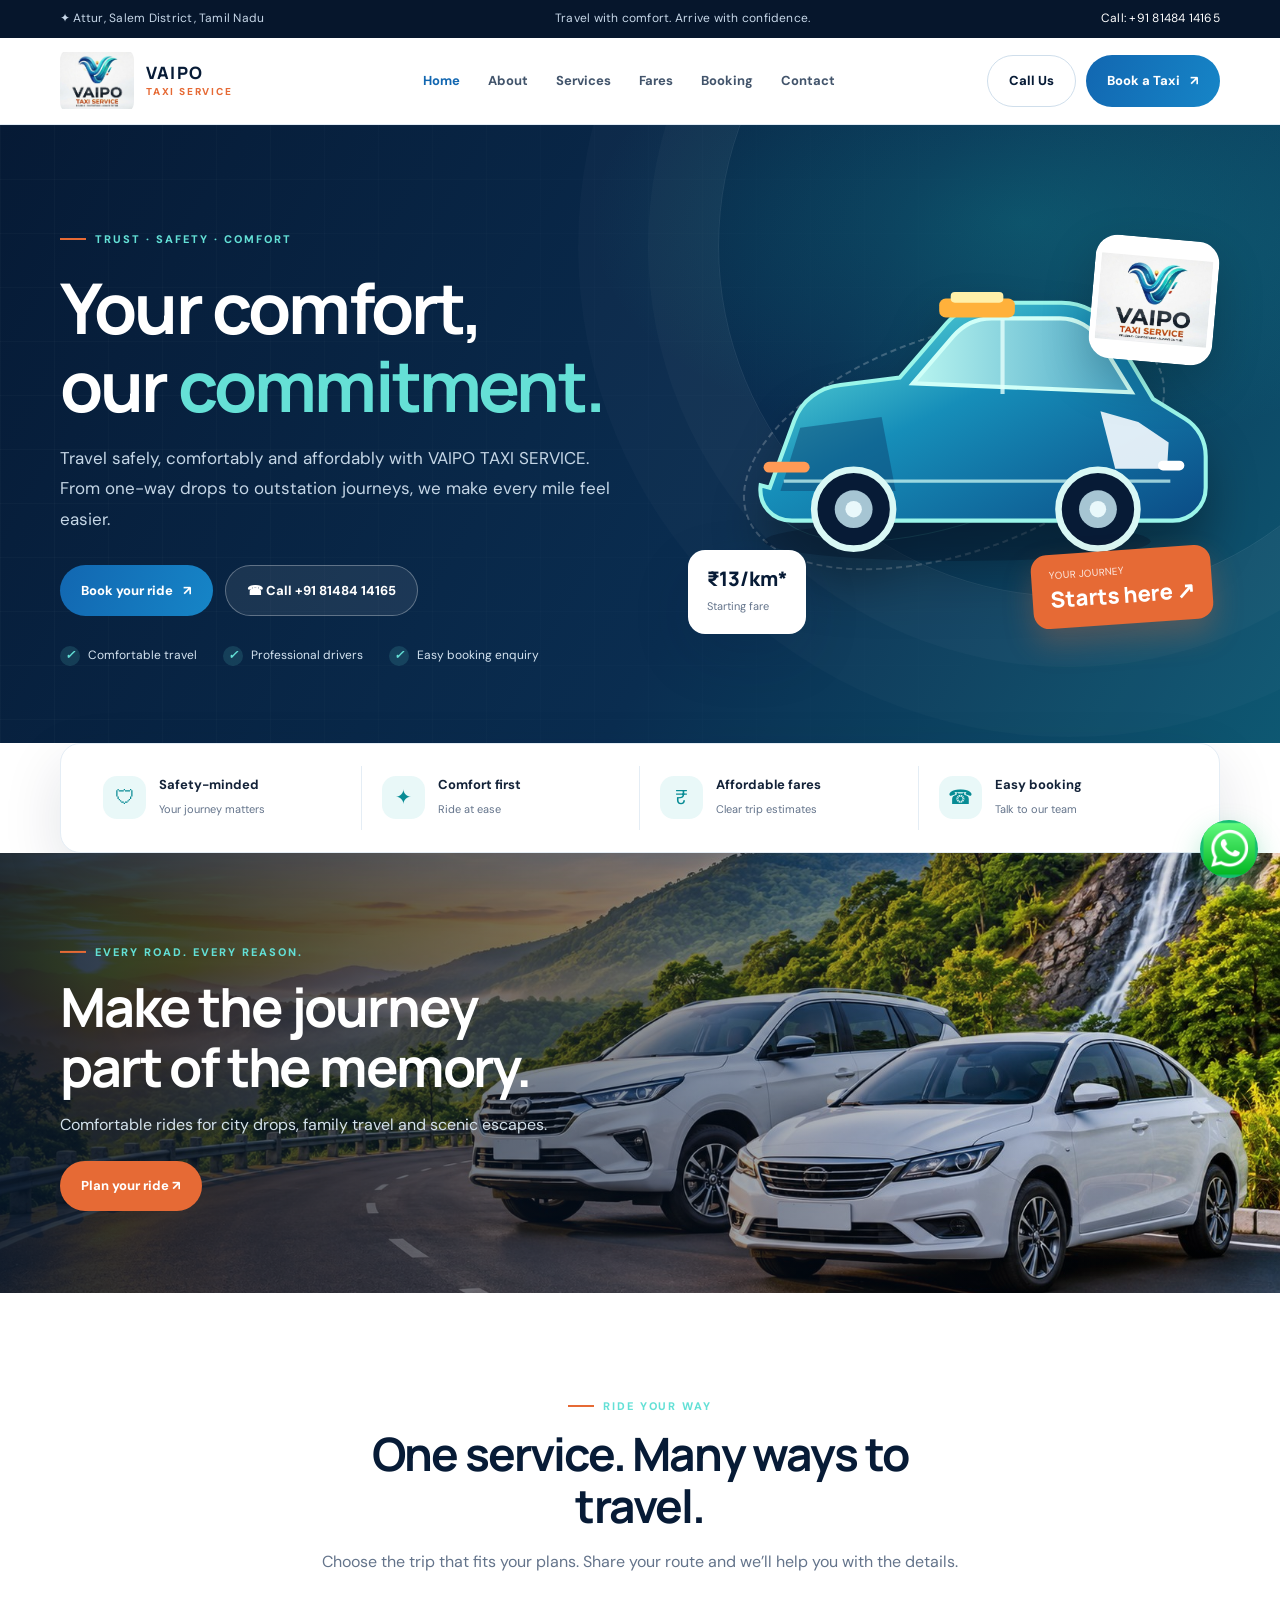
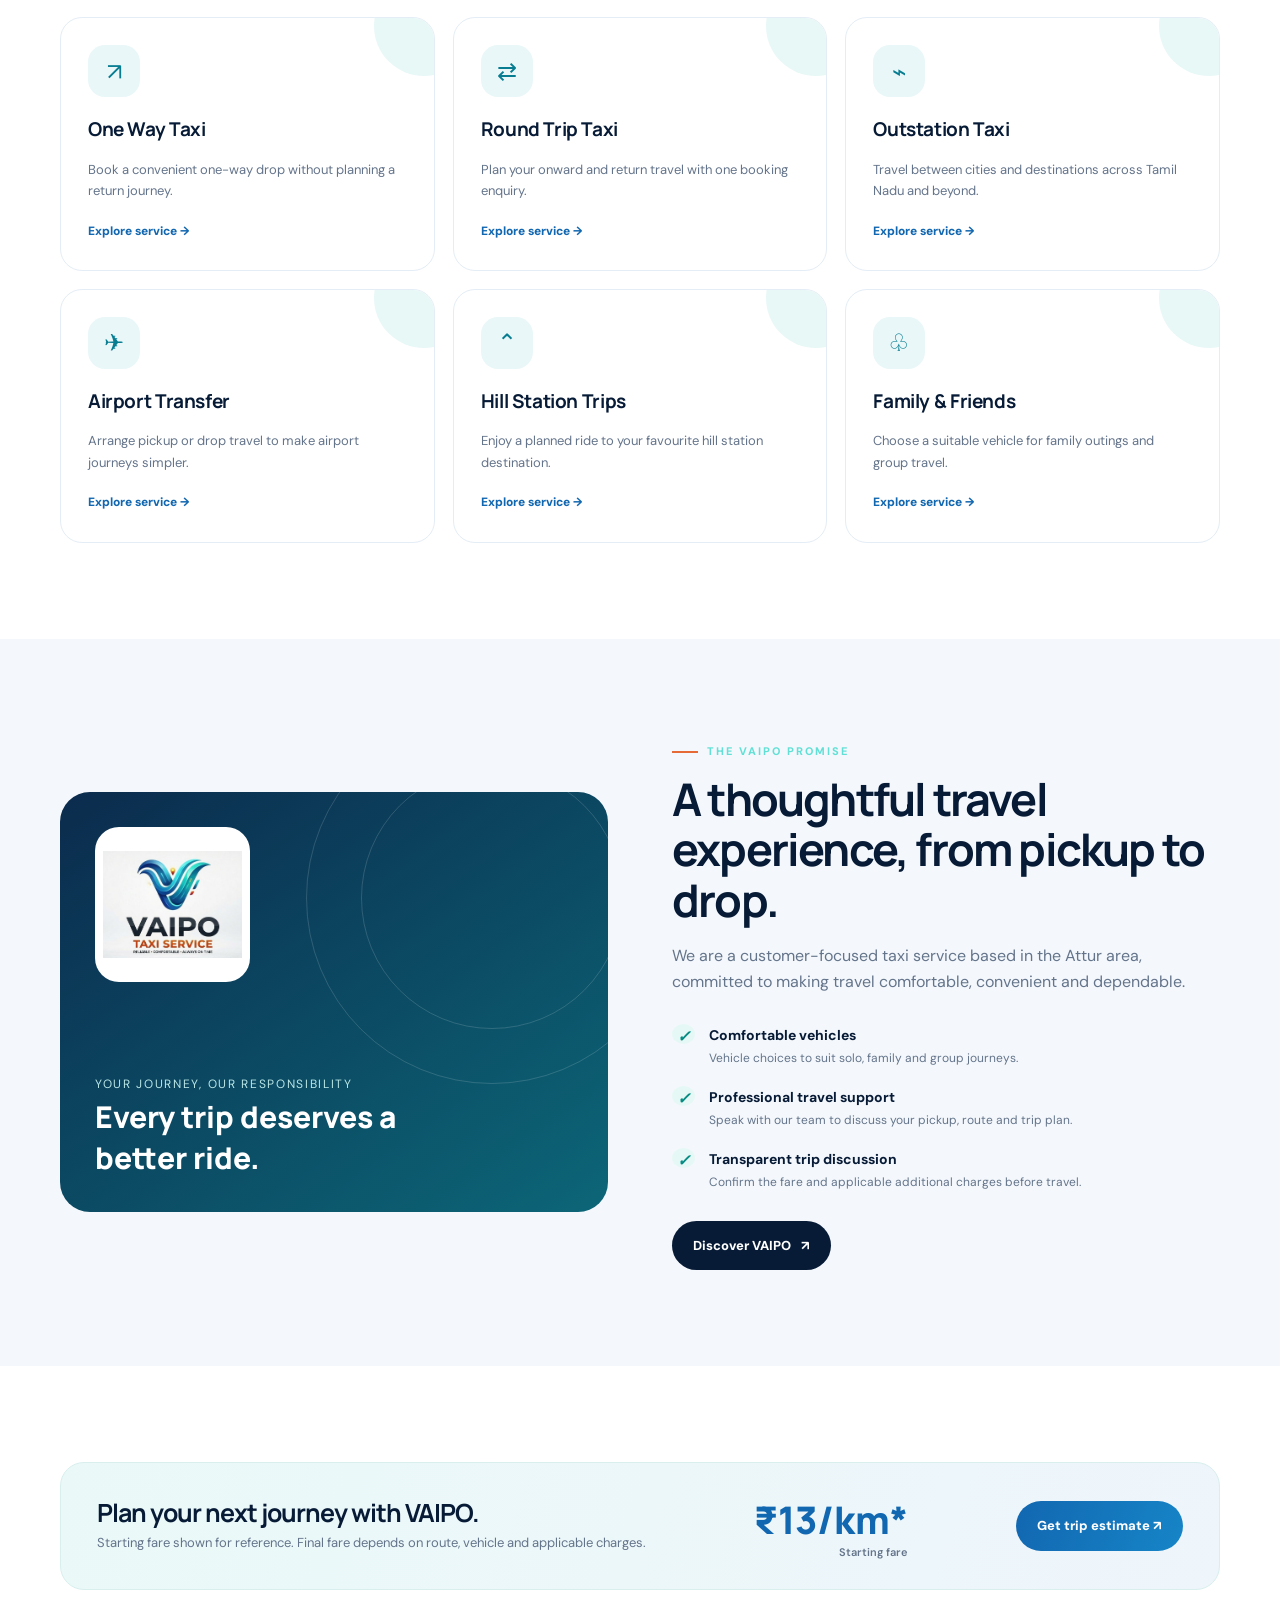
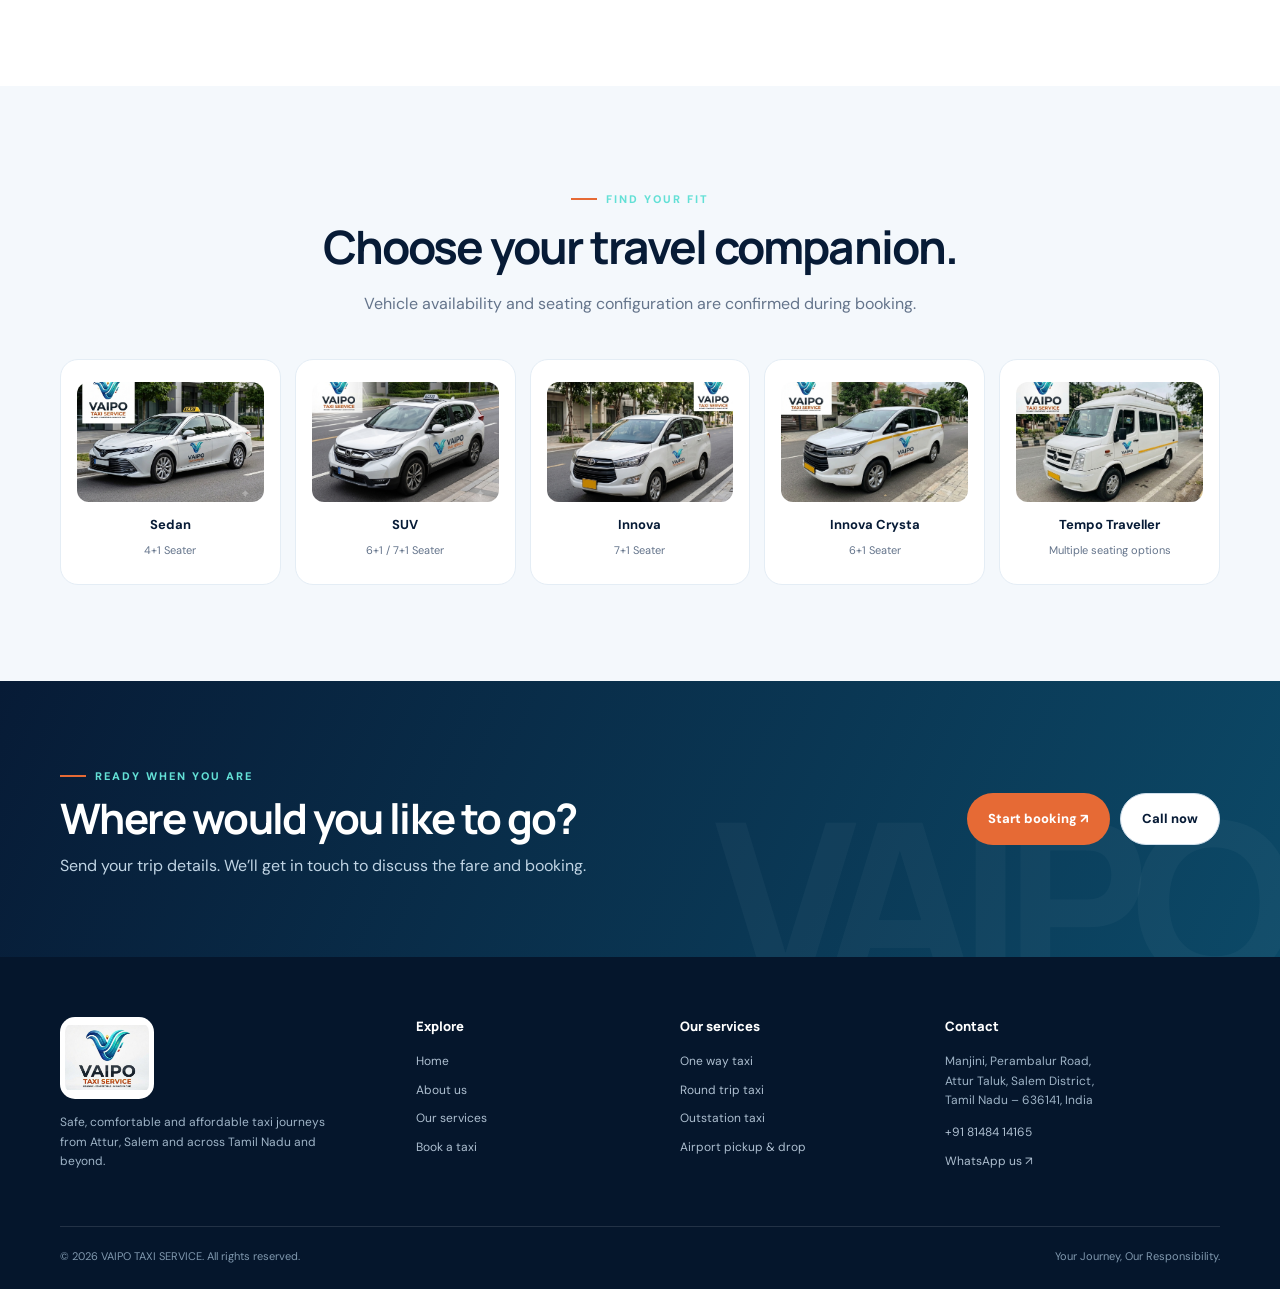
<file: index.html>
<!doctype html><html lang="en"><head><meta charset="utf-8"><meta name="viewport" content="width=device-width,initial-scale=1"><meta name="theme-color" content="#071b36"><meta name="description" content="VAIPO TAXI SERVICE — safe, comfortable and affordable one-way, round-trip, outstation and airport taxi bookings from Attur, Salem, Tamil Nadu."><title>VAIPO TAXI SERVICE | Your Comfort, Our Commitment</title><link rel="icon" href="assets/vaipo-logo.jpg"><link rel="stylesheet" href="assets/style.css"></head><body>
<div class="topbar"><div class="container"><span>✦ Attur, Salem District, Tamil Nadu</span><span class="top-extra">Travel with comfort. Arrive with confidence.</span><a href="tel:+918148414165">Call: +91 81484 14165</a></div></div>
<header class="site-header"><div class="container nav"><a class="brand" href="index.html"><img src="assets/vaipo-logo.jpg" alt="VAIPO Taxi Service logo"><span><strong>VAIPO</strong><small>TAXI SERVICE</small></span></a><nav class="nav-links"><a class="active" href="index.html">Home</a><a href="about.html">About</a><a href="services.html">Services</a><a href="fares.html">Fares</a><a href="booking.html">Booking</a><a href="contact.html">Contact</a></nav><div class="nav-cta"><a class="btn btn-outline" href="tel:+918148414165">Call Us</a><a class="btn btn-primary" href="booking.html">Book a Taxi <span>↗</span></a></div><button class="menu-toggle" aria-label="Open navigation" aria-expanded="false">☰</button></div></header>
<main><section class="hero"><div class="container hero-grid"><div class="reveal visible"><span class="eyebrow">Trust · Safety · Comfort</span><h1>Your comfort,<br>our <span>commitment.</span></h1><p class="hero-copy">Travel safely, comfortably and affordably with VAIPO TAXI SERVICE. From one-way drops to outstation journeys, we make every mile feel easier.</p><div class="hero-actions"><a class="btn btn-primary" href="booking.html">Book your ride <span>↗</span></a><a class="btn btn-outline" href="tel:+918148414165">☎ Call +91 81484 14165</a></div><div class="hero-proof"><span><i class="tick">✓</i> Comfortable travel</span><span><i class="tick">✓</i> Professional drivers</span><span><i class="tick">✓</i> Easy booking enquiry</span></div></div><div class="hero-visual reveal delay-2"><div class="road"></div><img class="hero-logo" src="assets/vaipo-logo.jpg" alt="VAIPO logo"><div class="car-scene"><svg viewBox="0 0 620 360" role="img" aria-label="Illustration of a modern taxi"><defs><linearGradient id="body" x1="0" x2="1" y1="0" y2="1"><stop stop-color="#72eee1"/><stop offset=".45" stop-color="#168eb9"/><stop offset="1" stop-color="#0b4b85"/></linearGradient><linearGradient id="glass" x1="0" x2="1"><stop stop-color="#b8f5f0"/><stop offset="1" stop-color="#4aa6c5"/></linearGradient></defs><ellipse cx="314" cy="303" rx="235" ry="24" fill="#031326" opacity=".35"/><path d="M86 238l30-82c9-24 30-40 56-43l72-9 57-66c14-16 34-25 55-25h85c26 0 49 13 62 35l49 82 39 24c16 10 25 27 25 46v38c0 22-18 40-40 40H113c-24 0-41-19-38-43z" fill="url(#body)" stroke="#9af5e9" stroke-width="5"/><path d="M260 111l49-57c12-14 29-22 47-22h83c20 0 38 10 48 27l39 63z" fill="url(#glass)" stroke="#d0fff8" stroke-width="5"/><path d="M369 34v90" stroke="#e5fffb" stroke-width="5" opacity=".8"/><path d="M123 165l99-13 17 90H99z" fill="#0c4674" opacity=".5"/><path d="M488 145l46 13 37 25-2 32h-63z" fill="#f5fbff" opacity=".9"/><path d="M103 230h470" stroke="#d6fff7" stroke-width="4" opacity=".7"/><rect x="292" y="8" width="92" height="23" rx="8" fill="#ffb13b"/><rect x="306" y="0" width="64" height="13" rx="5" fill="#fff0a9"/><circle cx="188" cy="264" r="48" fill="#071b36" stroke="#d9f8f5" stroke-width="8"/><circle cx="188" cy="264" r="23" fill="#a6c5d3"/><circle cx="188" cy="264" r="10" fill="#e9f8fb"/><circle cx="485" cy="264" r="48" fill="#071b36" stroke="#d9f8f5" stroke-width="8"/><circle cx="485" cy="264" r="23" fill="#a6c5d3"/><circle cx="485" cy="264" r="10" fill="#e9f8fb"/><path d="M85 213h43" stroke="#ff9a55" stroke-width="13" stroke-linecap="round"/><path d="M564 211h20" stroke="#fff" stroke-width="12" stroke-linecap="round"/></svg></div><div class="float-card"><b>₹13/km*</b><small>Starting fare</small></div><div class="price-pill"><small>YOUR JOURNEY</small><b>Starts here ↗</b></div></div></div></section>
<div class="trust-strip"><div class="container trust-grid"><div class="trust-item"><div class="trust-icon">🛡</div><div><b>Safety-minded</b><small>Your journey matters</small></div></div><div class="trust-item"><div class="trust-icon">✦</div><div><b>Comfort first</b><small>Ride at ease</small></div></div><div class="trust-item"><div class="trust-icon">₹</div><div><b>Affordable fares</b><small>Clear trip estimates</small></div></div><div class="trust-item"><div class="trust-icon">☎</div><div><b>Easy booking</b><small>Talk to our team</small></div></div></div></div>
<section class="roadtrip-banner"><img src="assets/vaipo-roadtrip.jpg" alt="Sedan and SUV ready for a scenic road trip"><div class="roadtrip-overlay"><span class="eyebrow">Every road. Every reason.</span><h2>Make the journey<br>part of the memory.</h2><p>Comfortable rides for city drops, family travel and scenic escapes.</p><a class="btn btn-orange" href="booking.html">Plan your ride ↗</a></div></section>
<section class="section"><div class="container"><div class="section-head center reveal"><span class="eyebrow">Ride your way</span><h2>One service. Many ways to travel.</h2><p>Choose the trip that fits your plans. Share your route and we’ll help you with the details.</p></div><div class="service-grid"><article class="service-card reveal"><div class="service-icon">↗</div><h3>One Way Taxi</h3><p>Book a convenient one-way drop without planning a return journey.</p><a class="text-link" href="services.html">Explore service →</a></article><article class="service-card reveal delay-1"><div class="service-icon">⇄</div><h3>Round Trip Taxi</h3><p>Plan your onward and return travel with one booking enquiry.</p><a class="text-link" href="services.html">Explore service →</a></article><article class="service-card reveal delay-2"><div class="service-icon">⌁</div><h3>Outstation Taxi</h3><p>Travel between cities and destinations across Tamil Nadu and beyond.</p><a class="text-link" href="services.html">Explore service →</a></article><article class="service-card reveal"><div class="service-icon">✈</div><h3>Airport Transfer</h3><p>Arrange pickup or drop travel to make airport journeys simpler.</p><a class="text-link" href="services.html">Explore service →</a></article><article class="service-card reveal delay-1"><div class="service-icon">⌃</div><h3>Hill Station Trips</h3><p>Enjoy a planned ride to your favourite hill station destination.</p><a class="text-link" href="services.html">Explore service →</a></article><article class="service-card reveal delay-2"><div class="service-icon">♧</div><h3>Family & Friends</h3><p>Choose a suitable vehicle for family outings and group travel.</p><a class="text-link" href="services.html">Explore service →</a></article></div></div></section>
<section class="section section-soft"><div class="container split"><div class="visual-panel reveal"><img src="assets/vaipo-logo.jpg" alt="VAIPO Taxi Service"><div class="panel-copy"><span>Your journey, our responsibility</span><b>Every trip deserves a better ride.</b></div></div><div class="reveal delay-1"><span class="eyebrow">The VAIPO promise</span><h2 style="font-size:clamp(31px,4vw,45px);color:var(--navy);margin-top:13px">A thoughtful travel experience, from pickup to drop.</h2><p style="color:var(--muted)">We are a customer-focused taxi service based in the Attur area, committed to making travel comfortable, convenient and dependable.</p><div class="feature-list"><div class="feature"><i class="tick">✓</i><div><b>Comfortable vehicles</b><p>Vehicle choices to suit solo, family and group journeys.</p></div></div><div class="feature"><i class="tick">✓</i><div><b>Professional travel support</b><p>Speak with our team to discuss your pickup, route and trip plan.</p></div></div><div class="feature"><i class="tick">✓</i><div><b>Transparent trip discussion</b><p>Confirm the fare and applicable additional charges before travel.</p></div></div></div><a class="btn btn-dark" href="about.html">Discover VAIPO <span>↗</span></a></div></div></section>
<section class="section"><div class="container"><div class="fare-band reveal"><div><h3>Plan your next journey with VAIPO.</h3><p>Starting fare shown for reference. Final fare depends on route, vehicle and applicable charges.</p></div><div class="fare">₹13/km*<small>Starting fare</small></div><a class="btn btn-primary" href="booking.html">Get trip estimate ↗</a></div></div></section>
<section class="section section-soft"><div class="container"><div class="section-head center reveal"><span class="eyebrow">Find your fit</span><h2>Choose your travel companion.</h2><p>Vehicle availability and seating configuration are confirmed during booking.</p></div><div class="vehicle-grid"><div class="vehicle reveal"><div class="vicon"><img src="assets/sedan.png" alt="VAIPO Taxi Service Sedan"></div><b>Sedan</b><small>4+1 Seater</small></div><div class="vehicle reveal delay-1"><div class="vicon"><img src="assets/suv.jpg" alt="VAIPO Taxi Service SUV"></div><b>SUV</b><small>6+1 / 7+1 Seater</small></div><div class="vehicle reveal delay-2"><div class="vicon"><img src="assets/innova.jpg" alt="VAIPO Taxi Service Innova"></div><b>Innova</b><small>7+1 Seater</small></div><div class="vehicle reveal delay-1"><div class="vicon"><img src="assets/crysta.jpg" alt="VAIPO Taxi Service Innova Crysta"></div><b>Innova Crysta</b><small>6+1 Seater</small></div><div class="vehicle reveal delay-2"><div class="vicon"><img src="assets/tempo%20travller.jpg" alt="VAIPO Taxi Service Tempo Traveller"></div><b>Tempo Traveller</b><small>Multiple seating options</small></div></div></div></section>
<section class="cta-section"><div class="container cta-inner"><div><span class="eyebrow">Ready when you are</span><h2>Where would you like to go?</h2><p>Send your trip details. We’ll get in touch to discuss the fare and booking.</p></div><div class="cta-actions"><a class="btn btn-orange" href="booking.html">Start booking ↗</a><a class="btn btn-outline" href="tel:+918148414165">Call now</a></div></div></section></main>
<footer class="site-footer"><div class="container"><div class="footer-grid"><div class="footer-brand"><img src="assets/vaipo-logo.jpg" alt="VAIPO Taxi Service logo"><p>Safe, comfortable and affordable taxi journeys from Attur, Salem and across Tamil Nadu and beyond.</p></div><div class="footer-col"><h4>Explore</h4><a href="index.html">Home</a><a href="about.html">About us</a><a href="services.html">Our services</a><a href="booking.html">Book a taxi</a></div><div class="footer-col"><h4>Our services</h4><a href="services.html">One way taxi</a><a href="services.html">Round trip taxi</a><a href="services.html">Outstation taxi</a><a href="services.html">Airport pickup & drop</a></div><div class="footer-col"><h4>Contact</h4><p>Manjini, Perambalur Road,<br>Attur Taluk, Salem District,<br>Tamil Nadu – 636141, India</p><a href="tel:+918148414165">+91 81484 14165</a><a href="https://wa.me/918148414165">WhatsApp us ↗</a></div></div><div class="footer-bottom"><span>© <span data-year>2026</span> VAIPO TAXI SERVICE. All rights reserved.</span><span>Your Journey, Our Responsibility.</span></div></div></footer><a class="floating-wa" href="https://wa.me/918148414165?text=Hello%20VAIPO%20TAXI%20SERVICE%2C%20I%20would%20like%20to%20enquire%20about%20a%20taxi." aria-label="Chat on WhatsApp"><img src="assets/apple.png" alt="WhatsApp"></a><script src="assets/script.js"></script></body></html>
</file>
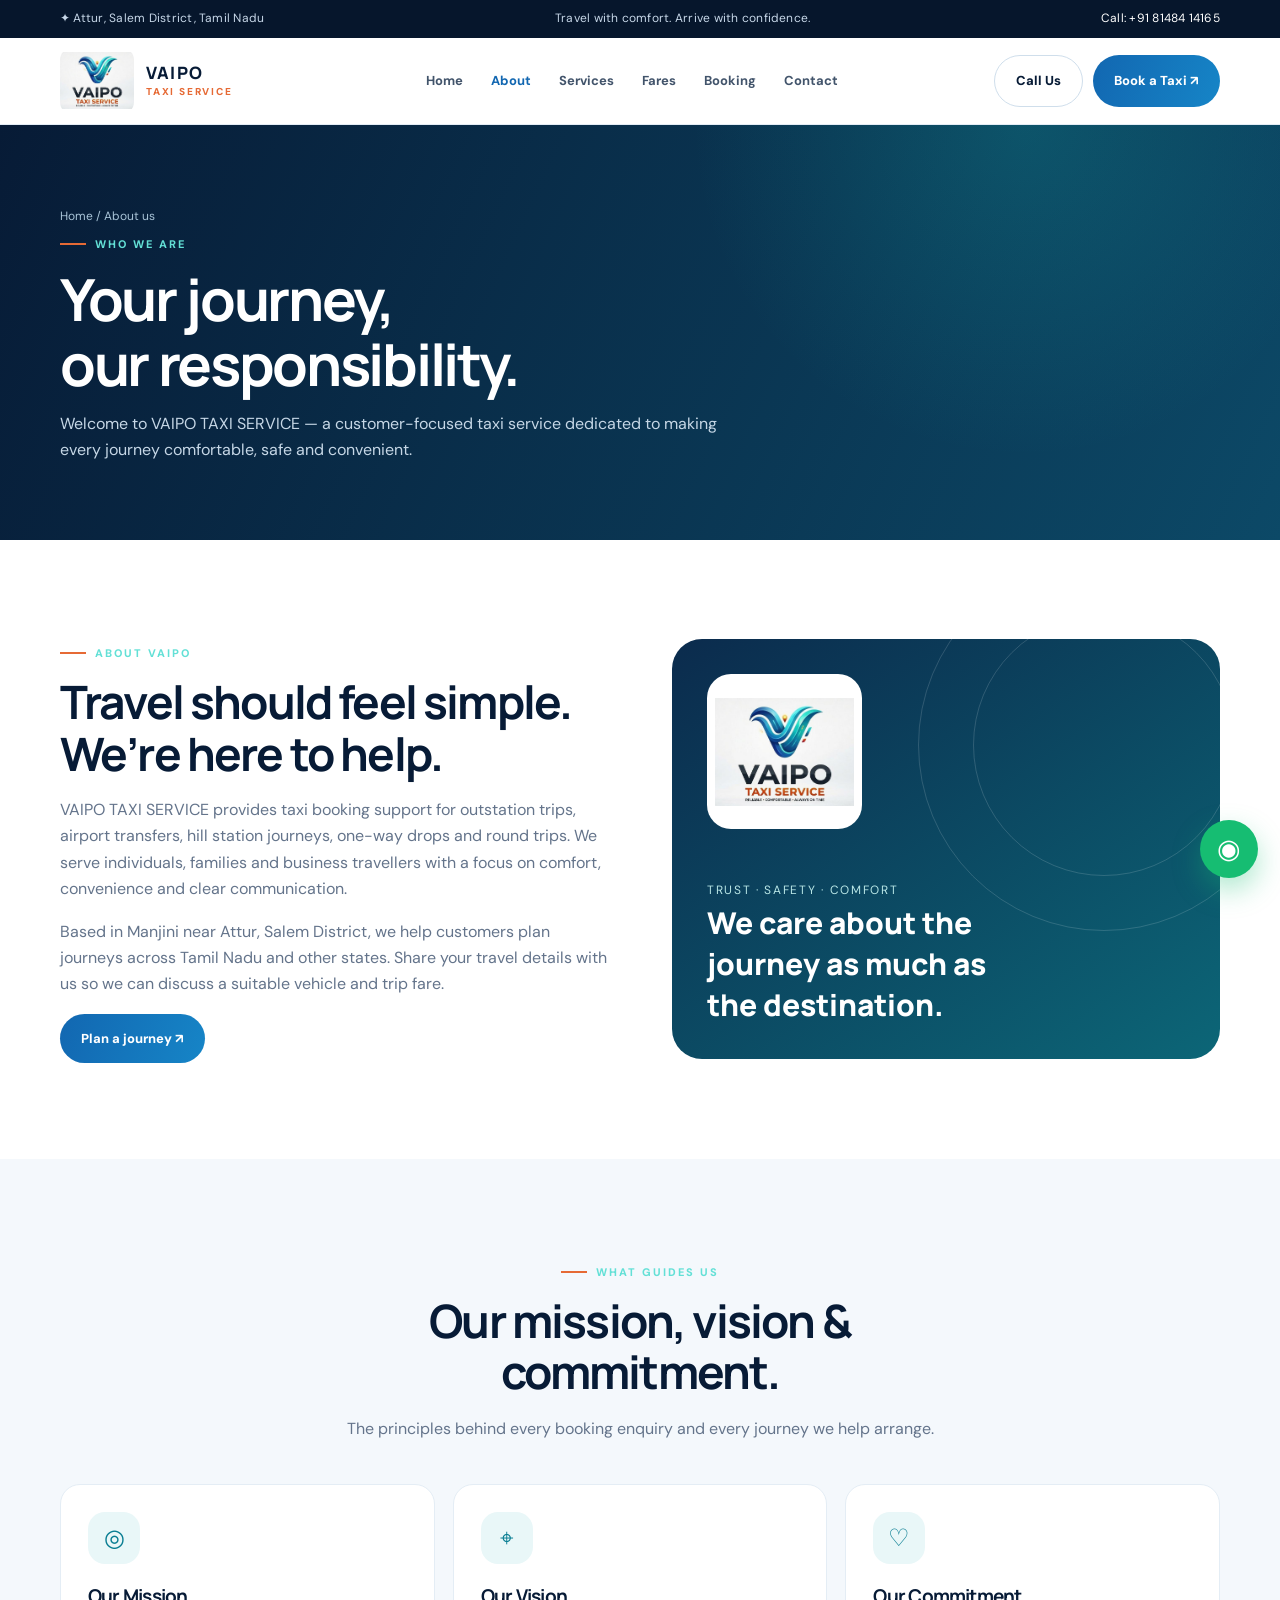
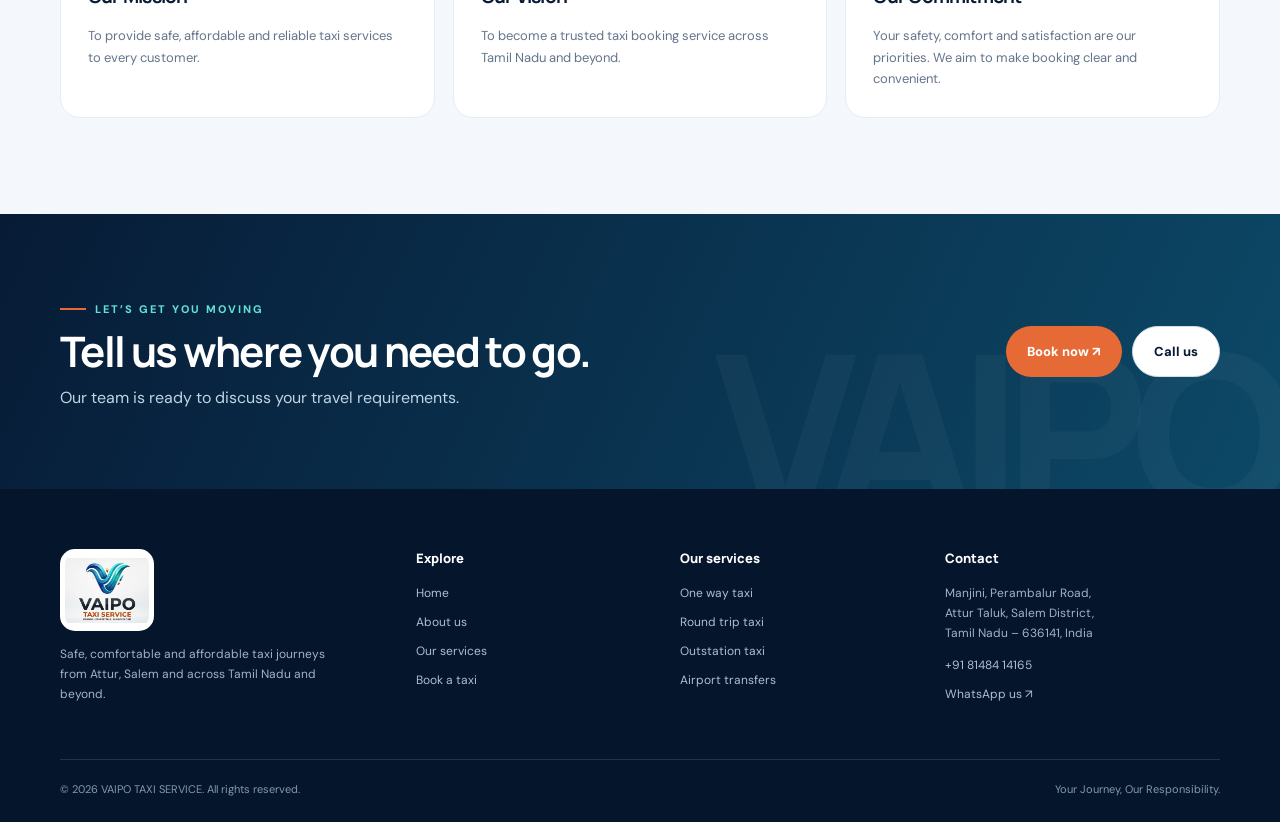
<file: about.html>
<!doctype html><html lang="en"><head><meta charset="utf-8"><meta name="viewport" content="width=device-width,initial-scale=1"><meta name="description" content="Learn about VAIPO TAXI SERVICE and our commitment to safe, comfortable and affordable travel."><title>About VAIPO | VAIPO TAXI SERVICE</title><link rel="icon" href="assets/vaipo-logo.jpg"><link rel="stylesheet" href="assets/style.css"></head><body>
<div class="topbar"><div class="container"><span>✦ Attur, Salem District, Tamil Nadu</span><span class="top-extra">Travel with comfort. Arrive with confidence.</span><a href="tel:+918148414165">Call: +91 81484 14165</a></div></div><header class="site-header"><div class="container nav"><a class="brand" href="index.html"><img src="assets/vaipo-logo.jpg" alt="VAIPO logo"><span><strong>VAIPO</strong><small>TAXI SERVICE</small></span></a><nav class="nav-links"><a href="index.html">Home</a><a class="active" href="about.html">About</a><a href="services.html">Services</a><a href="fares.html">Fares</a><a href="booking.html">Booking</a><a href="contact.html">Contact</a></nav><div class="nav-cta"><a class="btn btn-outline" href="tel:+918148414165">Call Us</a><a class="btn btn-primary" href="booking.html">Book a Taxi ↗</a></div><button class="menu-toggle" aria-label="Open navigation" aria-expanded="false">☰</button></div></header>
<main><section class="page-hero"><div class="container"><div class="crumb">Home / About us</div><span class="eyebrow">Who we are</span><h1>Your journey,<br>our responsibility.</h1><p>Welcome to VAIPO TAXI SERVICE — a customer-focused taxi service dedicated to making every journey comfortable, safe and convenient.</p></div></section><section class="section"><div class="container split"><div class="content-narrow reveal"><span class="eyebrow">About VAIPO</span><h2 style="font-size:clamp(32px,4vw,46px);color:var(--navy);margin-top:14px">Travel should feel simple. We’re here to help.</h2><p>VAIPO TAXI SERVICE provides taxi booking support for outstation trips, airport transfers, hill station journeys, one-way drops and round trips. We serve individuals, families and business travellers with a focus on comfort, convenience and clear communication.</p><p>Based in Manjini near Attur, Salem District, we help customers plan journeys across Tamil Nadu and other states. Share your travel details with us so we can discuss a suitable vehicle and trip fare.</p><a class="btn btn-primary" href="booking.html">Plan a journey ↗</a></div><div class="visual-panel reveal delay-1"><img src="assets/vaipo-logo.jpg" alt="VAIPO Taxi Service logo"><div class="panel-copy"><span>Trust · Safety · Comfort</span><b>We care about the journey as much as the destination.</b></div></div></div></section><section class="section section-soft"><div class="container"><div class="section-head center reveal"><span class="eyebrow">What guides us</span><h2>Our mission, vision & commitment.</h2><p>The principles behind every booking enquiry and every journey we help arrange.</p></div><div class="mission-grid"><article class="mission reveal"><div class="service-icon">◎</div><h3>Our Mission</h3><p>To provide safe, affordable and reliable taxi services to every customer.</p></article><article class="mission reveal delay-1"><div class="service-icon">⌖</div><h3>Our Vision</h3><p>To become a trusted taxi booking service across Tamil Nadu and beyond.</p></article><article class="mission reveal delay-2"><div class="service-icon">♡</div><h3>Our Commitment</h3><p>Your safety, comfort and satisfaction are our priorities. We aim to make booking clear and convenient.</p></article></div></div></section><section class="cta-section"><div class="container cta-inner"><div><span class="eyebrow">Let’s get you moving</span><h2>Tell us where you need to go.</h2><p>Our team is ready to discuss your travel requirements.</p></div><div class="cta-actions"><a class="btn btn-orange" href="booking.html">Book now ↗</a><a class="btn btn-outline" href="tel:+918148414165">Call us</a></div></div></section></main>
<footer class="site-footer"><div class="container"><div class="footer-grid"><div class="footer-brand"><img src="assets/vaipo-logo.jpg" alt="VAIPO logo"><p>Safe, comfortable and affordable taxi journeys from Attur, Salem and across Tamil Nadu and beyond.</p></div><div class="footer-col"><h4>Explore</h4><a href="index.html">Home</a><a href="about.html">About us</a><a href="services.html">Our services</a><a href="booking.html">Book a taxi</a></div><div class="footer-col"><h4>Our services</h4><a href="services.html">One way taxi</a><a href="services.html">Round trip taxi</a><a href="services.html">Outstation taxi</a><a href="services.html">Airport transfers</a></div><div class="footer-col"><h4>Contact</h4><p>Manjini, Perambalur Road,<br>Attur Taluk, Salem District,<br>Tamil Nadu – 636141, India</p><a href="tel:+918148414165">+91 81484 14165</a><a href="https://wa.me/918148414165">WhatsApp us ↗</a></div></div><div class="footer-bottom"><span>© <span data-year>2026</span> VAIPO TAXI SERVICE. All rights reserved.</span><span>Your Journey, Our Responsibility.</span></div></div></footer><a class="floating-wa" href="https://wa.me/918148414165" aria-label="Chat on WhatsApp">◉</a><script src="assets/script.js"></script></body></html>
</file>
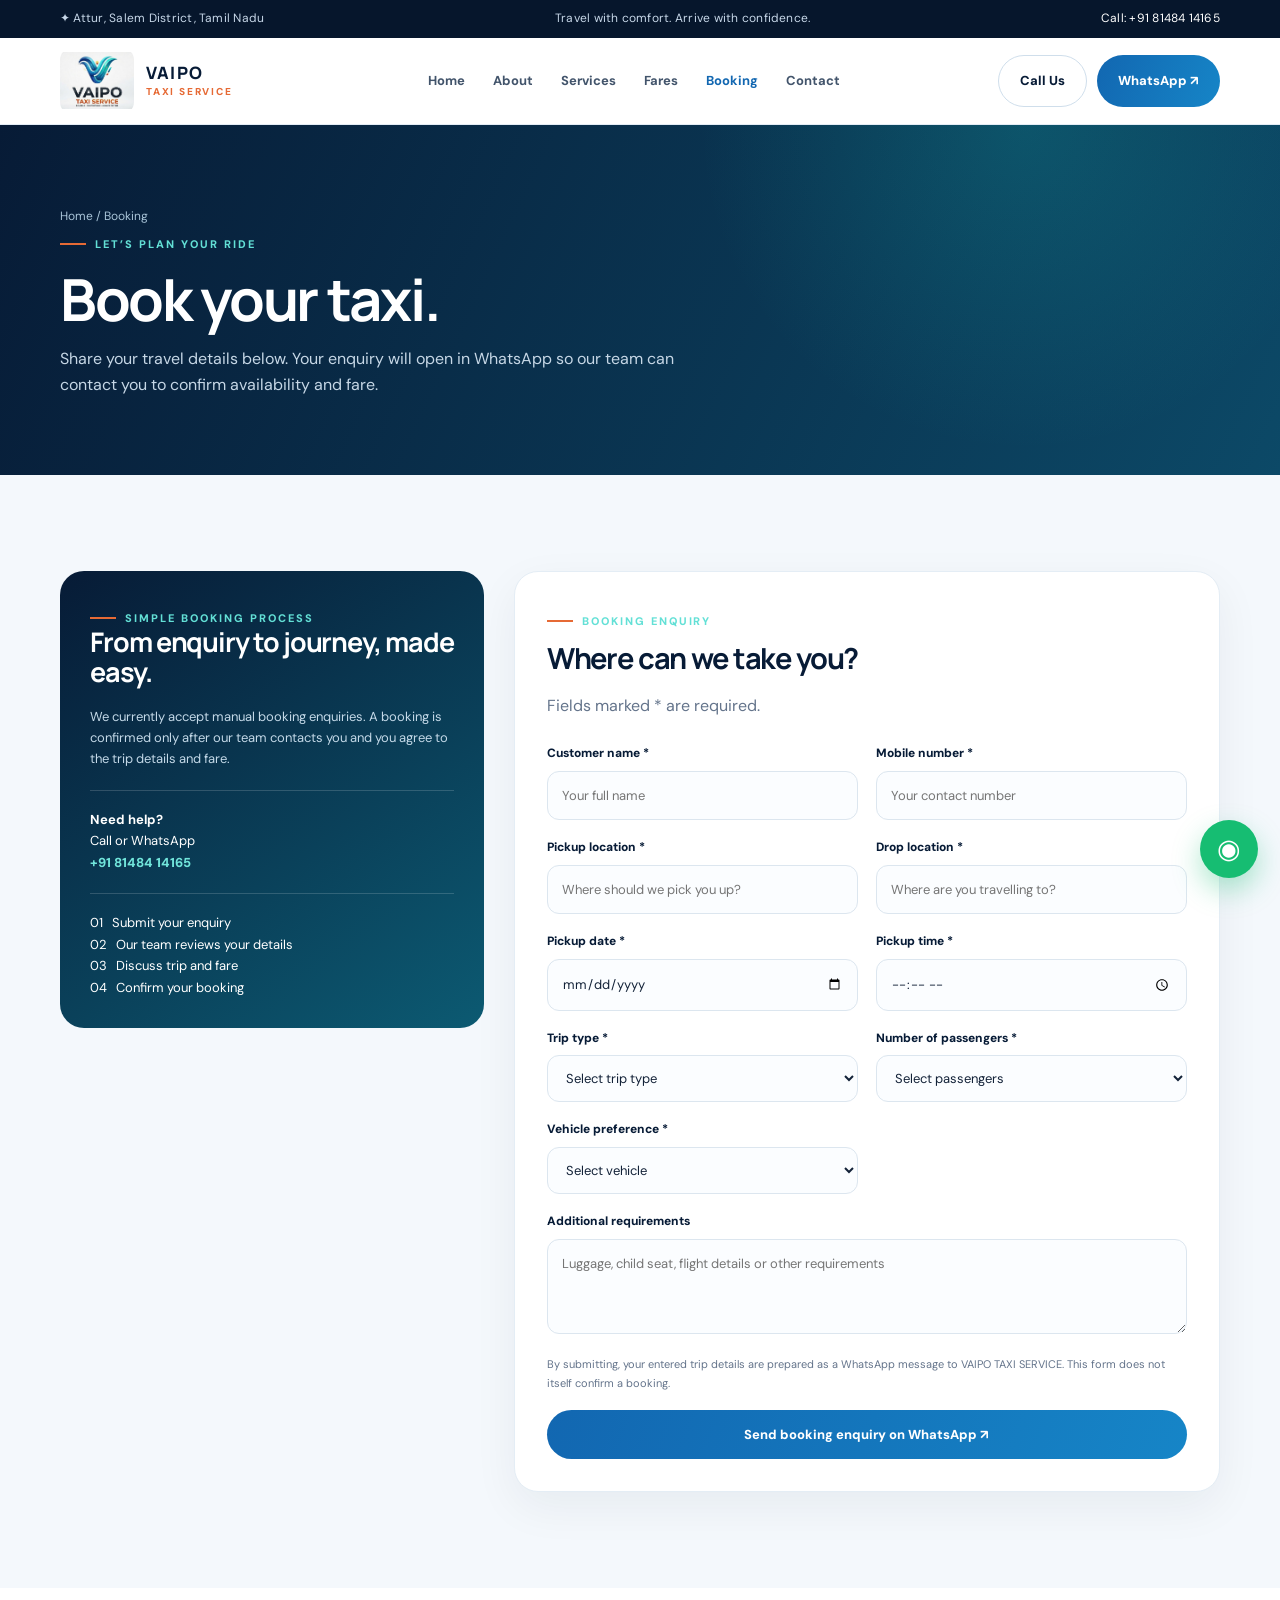
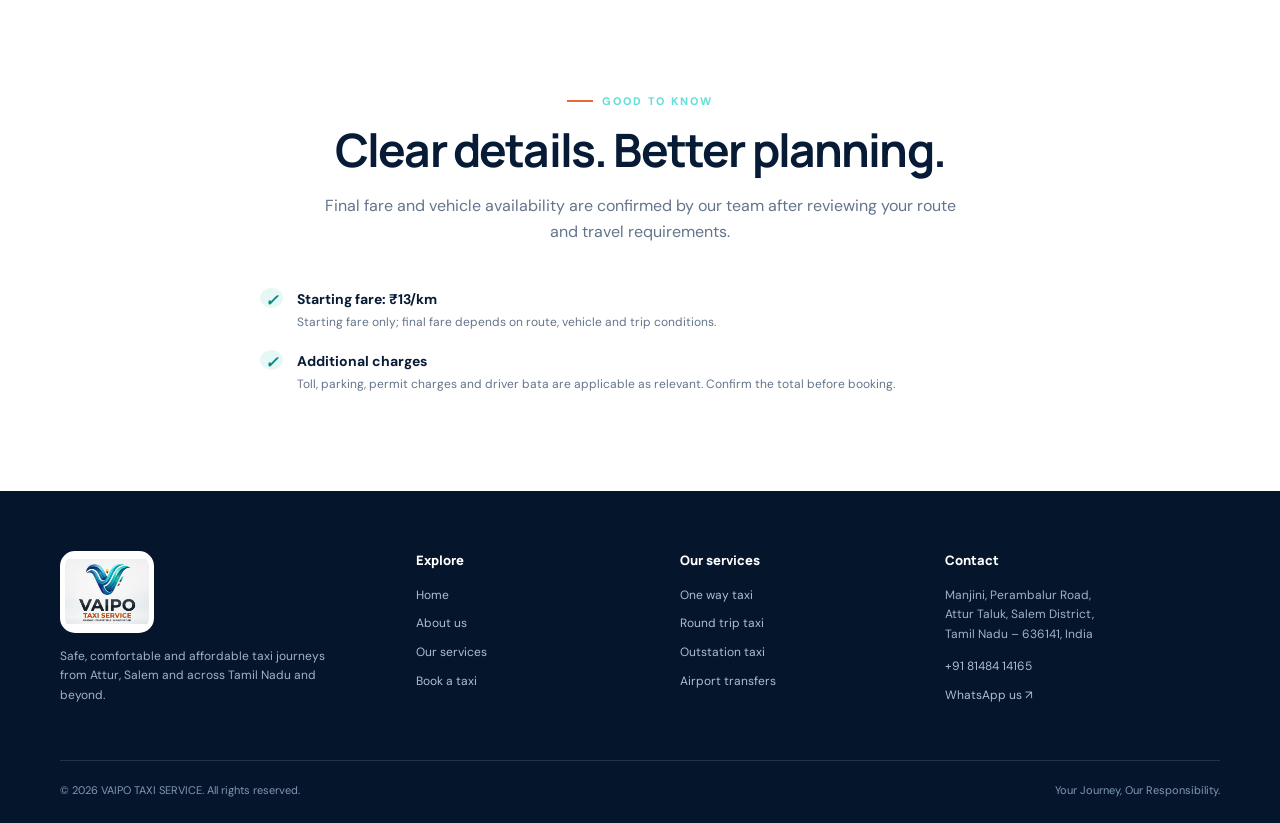
<file: booking.html>
<!doctype html><html lang="en"><head><meta charset="utf-8"><meta name="viewport" content="width=device-width,initial-scale=1"><meta name="description" content="Send a taxi booking enquiry to VAIPO TAXI SERVICE. Enter your pickup, destination, date, time and vehicle preference."><title>Book a Taxi | VAIPO TAXI SERVICE</title><link rel="icon" href="assets/vaipo-logo.jpg"><link rel="stylesheet" href="assets/style.css"></head><body>
<div class="topbar"><div class="container"><span>✦ Attur, Salem District, Tamil Nadu</span><span class="top-extra">Travel with comfort. Arrive with confidence.</span><a href="tel:+918148414165">Call: +91 81484 14165</a></div></div><header class="site-header"><div class="container nav"><a class="brand" href="index.html"><img src="assets/vaipo-logo.jpg" alt="VAIPO logo"><span><strong>VAIPO</strong><small>TAXI SERVICE</small></span></a><nav class="nav-links"><a href="index.html">Home</a><a href="about.html">About</a><a href="services.html">Services</a><a href="fares.html">Fares</a><a class="active" href="booking.html">Booking</a><a href="contact.html">Contact</a></nav><div class="nav-cta"><a class="btn btn-outline" href="tel:+918148414165">Call Us</a><a class="btn btn-primary" href="https://wa.me/918148414165">WhatsApp ↗</a></div><button class="menu-toggle" aria-label="Open navigation" aria-expanded="false">☰</button></div></header>
<main><section class="page-hero"><div class="container"><div class="crumb">Home / Booking</div><span class="eyebrow">Let’s plan your ride</span><h1>Book your taxi.</h1><p>Share your travel details below. Your enquiry will open in WhatsApp so our team can contact you to confirm availability and fare.</p></div></section><section class="section section-soft"><div class="container form-wrap"><aside class="form-aside reveal"><span class="eyebrow">Simple booking process</span><h2>From enquiry to journey, made easy.</h2><p>We currently accept manual booking enquiries. A booking is confirmed only after our team contacts you and you agree to the trip details and fare.</p><div class="contact-line"><b>Need help?</b><br>Call or WhatsApp<br><a style="color:#71e5db;font-weight:800" href="tel:+918148414165">+91 81484 14165</a></div><div class="contact-line">01 &nbsp; Submit your enquiry<br>02 &nbsp; Our team reviews your details<br>03 &nbsp; Discuss trip and fare<br>04 &nbsp; Confirm your booking</div></aside><form class="booking-form reveal delay-1" id="bookingForm"><div class="section-head" style="margin-bottom:25px"><span class="eyebrow">Booking enquiry</span><h2 style="font-size:29px;color:var(--navy);margin-top:12px">Where can we take you?</h2><p>Fields marked * are required.</p></div><div class="form-grid"><div class="field"><label for="customer">Customer name *</label><input id="customer" name="customer" autocomplete="name" placeholder="Your full name" required></div><div class="field"><label for="mobile">Mobile number *</label><input id="mobile" name="mobile" type="tel" inputmode="tel" pattern="[0-9+() -]{8,18}" autocomplete="tel" placeholder="Your contact number" required></div><div class="field"><label for="pickup">Pickup location *</label><input id="pickup" name="pickup" placeholder="Where should we pick you up?" required></div><div class="field"><label for="drop">Drop location *</label><input id="drop" name="drop" placeholder="Where are you travelling to?" required></div><div class="field"><label for="date">Pickup date *</label><input id="date" name="date" type="date" required></div><div class="field"><label for="time">Pickup time *</label><input id="time" name="time" type="time" required></div><div class="field"><label for="tripType">Trip type *</label><select id="tripType" name="tripType" required><option value="">Select trip type</option><option>One Way</option><option>Round Trip</option></select></div><div class="field" id="returnWrap" hidden><label for="returnDate">Return date *</label><input id="returnDate" name="returnDate" type="date"></div><div class="field"><label for="passengers">Number of passengers *</label><select id="passengers" name="passengers" required><option value="">Select passengers</option><option>1</option><option>2</option><option>3</option><option>4</option><option>5</option><option>6</option><option>7</option><option>8</option><option>9+</option></select></div><div class="field"><label for="vehicle">Vehicle preference *</label><select id="vehicle" name="vehicle" required><option value="">Select vehicle</option><option>Sedan – 4+1 Seater</option><option>SUV – 6+1 / 7+1 Seater</option><option>Innova – 7+1 Seater</option><option>Innova Crysta – 6+1 Seater</option><option>Tempo Traveller</option><option>Need recommendation</option></select></div><div class="field full"><label for="notes">Additional requirements</label><textarea id="notes" name="notes" placeholder="Luggage, child seat, flight details or other requirements"></textarea></div></div><p class="form-note">By submitting, your entered trip details are prepared as a WhatsApp message to VAIPO TAXI SERVICE. This form does not itself confirm a booking.</p><button class="btn btn-primary" type="submit" style="width:100%">Send booking enquiry on WhatsApp ↗</button></form></div></section><section class="section"><div class="container"><div class="section-head center"><span class="eyebrow">Good to know</span><h2>Clear details. Better planning.</h2><p>Final fare and vehicle availability are confirmed by our team after reviewing your route and travel requirements.</p></div><div class="feature-list" style="max-width:760px;margin:auto"><div class="feature"><i class="tick">✓</i><div><b>Starting fare: ₹13/km</b><p>Starting fare only; final fare depends on route, vehicle and trip conditions.</p></div></div><div class="feature"><i class="tick">✓</i><div><b>Additional charges</b><p>Toll, parking, permit charges and driver bata are applicable as relevant. Confirm the total before booking.</p></div></div></div></div></section></main>
<footer class="site-footer"><div class="container"><div class="footer-grid"><div class="footer-brand"><img src="assets/vaipo-logo.jpg" alt="VAIPO logo"><p>Safe, comfortable and affordable taxi journeys from Attur, Salem and across Tamil Nadu and beyond.</p></div><div class="footer-col"><h4>Explore</h4><a href="index.html">Home</a><a href="about.html">About us</a><a href="services.html">Our services</a><a href="booking.html">Book a taxi</a></div><div class="footer-col"><h4>Our services</h4><a href="services.html">One way taxi</a><a href="services.html">Round trip taxi</a><a href="services.html">Outstation taxi</a><a href="services.html">Airport transfers</a></div><div class="footer-col"><h4>Contact</h4><p>Manjini, Perambalur Road,<br>Attur Taluk, Salem District,<br>Tamil Nadu – 636141, India</p><a href="tel:+918148414165">+91 81484 14165</a><a href="https://wa.me/918148414165">WhatsApp us ↗</a></div></div><div class="footer-bottom"><span>© <span data-year>2026</span> VAIPO TAXI SERVICE. All rights reserved.</span><span>Your Journey, Our Responsibility.</span></div></div></footer><a class="floating-wa" href="https://wa.me/918148414165" aria-label="Chat on WhatsApp">◉</a><script src="assets/script.js"></script></body></html>
</file>
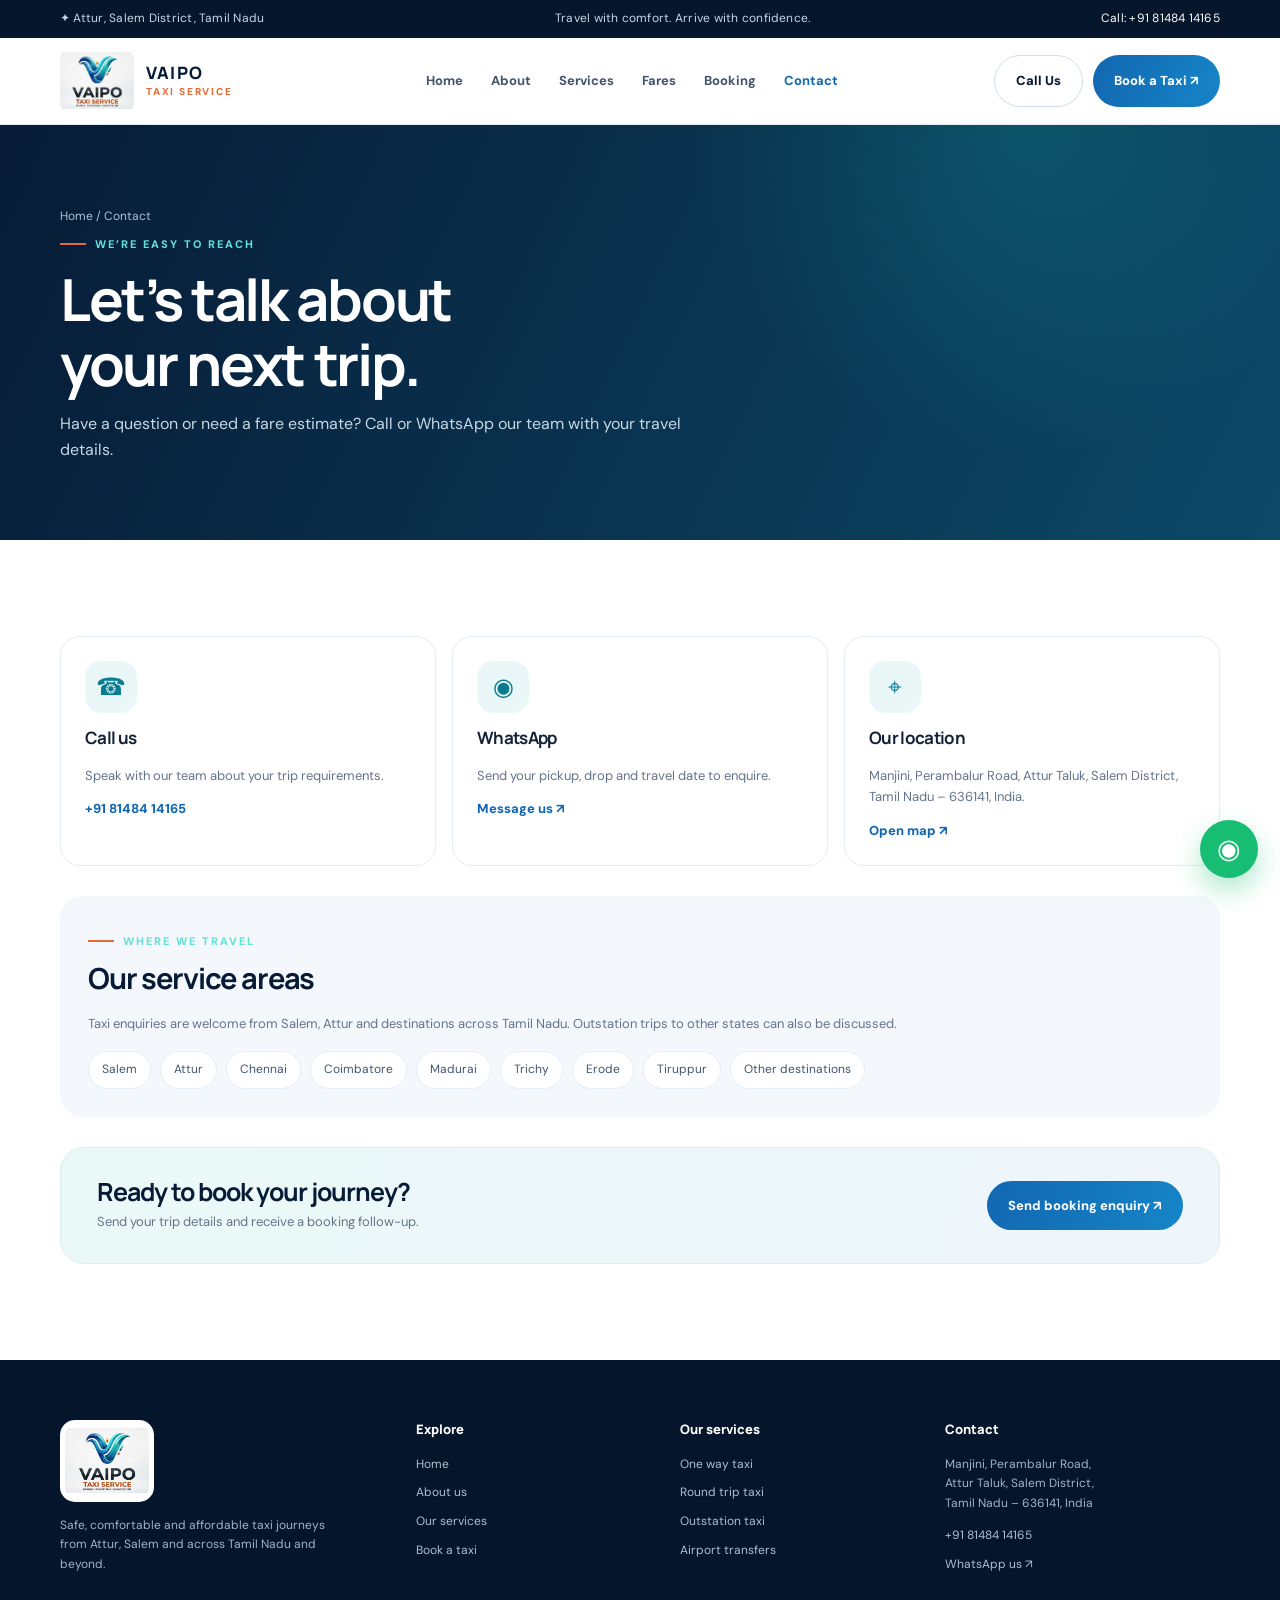
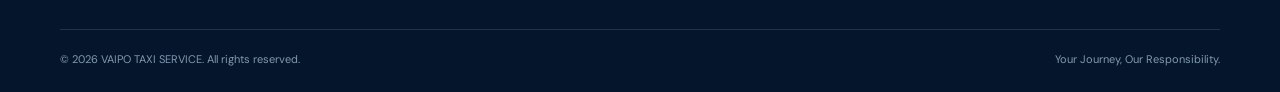
<file: contact.html>
<!doctype html><html lang="en"><head><meta charset="utf-8"><meta name="viewport" content="width=device-width,initial-scale=1"><meta name="description" content="Contact VAIPO TAXI SERVICE in Manjini, Attur Taluk, Salem District. Call or WhatsApp +91 81484 14165."><title>Contact Us | VAIPO TAXI SERVICE</title><link rel="icon" href="assets/vaipo-logo.jpg"><link rel="stylesheet" href="assets/style.css"></head><body>
<div class="topbar"><div class="container"><span>✦ Attur, Salem District, Tamil Nadu</span><span class="top-extra">Travel with comfort. Arrive with confidence.</span><a href="tel:+918148414165">Call: +91 81484 14165</a></div></div><header class="site-header"><div class="container nav"><a class="brand" href="index.html"><img src="assets/vaipo-logo.jpg" alt="VAIPO logo"><span><strong>VAIPO</strong><small>TAXI SERVICE</small></span></a><nav class="nav-links"><a href="index.html">Home</a><a href="about.html">About</a><a href="services.html">Services</a><a href="fares.html">Fares</a><a href="booking.html">Booking</a><a class="active" href="contact.html">Contact</a></nav><div class="nav-cta"><a class="btn btn-outline" href="tel:+918148414165">Call Us</a><a class="btn btn-primary" href="booking.html">Book a Taxi ↗</a></div><button class="menu-toggle" aria-label="Open navigation" aria-expanded="false">☰</button></div></header>
<main><section class="page-hero"><div class="container"><div class="crumb">Home / Contact</div><span class="eyebrow">We’re easy to reach</span><h1>Let’s talk about<br>your next trip.</h1><p>Have a question or need a fare estimate? Call or WhatsApp our team with your travel details.</p></div></section><section class="section"><div class="container"><div class="contact-grid"><article class="contact-card reveal"><div class="service-icon">☎</div><h3>Call us</h3><p>Speak with our team about your trip requirements.</p><p style="margin-top:12px"><a href="tel:+918148414165">+91 81484 14165</a></p></article><article class="contact-card reveal delay-1"><div class="service-icon">◉</div><h3>WhatsApp</h3><p>Send your pickup, drop and travel date to enquire.</p><p style="margin-top:12px"><a href="https://wa.me/918148414165?text=Hello%20VAIPO%20TAXI%20SERVICE%2C%20I%20would%20like%20to%20enquire%20about%20a%20taxi.">Message us ↗</a></p></article><article class="contact-card reveal delay-2"><div class="service-icon">⌖</div><h3>Our location</h3><p>Manjini, Perambalur Road, Attur Taluk, Salem District, Tamil Nadu – 636141, India.</p><p style="margin-top:12px"><a href="https://www.google.com/maps/search/?api=1&query=Manjini%2C%20Perambalur%20Road%2C%20Attur%20Taluk%2C%20Salem%20District%2C%20Tamil%20Nadu%20636141" target="_blank" rel="noopener">Open map ↗</a></p></article></div><div class="service-area reveal"><span class="eyebrow">Where we travel</span><h2 style="font-size:29px;color:var(--navy);margin-top:12px">Our service areas</h2><p style="color:var(--muted);font-size:13px">Taxi enquiries are welcome from Salem, Attur and destinations across Tamil Nadu. Outstation trips to other states can also be discussed.</p><div class="area-tags"><span>Salem</span><span>Attur</span><span>Chennai</span><span>Coimbatore</span><span>Madurai</span><span>Trichy</span><span>Erode</span><span>Tiruppur</span><span>Other destinations</span></div></div><div class="fare-band" style="margin-top:30px"><div><h3>Ready to book your journey?</h3><p>Send your trip details and receive a booking follow-up.</p></div><a class="btn btn-primary" href="booking.html">Send booking enquiry ↗</a></div></div></section></main>
<footer class="site-footer"><div class="container"><div class="footer-grid"><div class="footer-brand"><img src="assets/vaipo-logo.jpg" alt="VAIPO logo"><p>Safe, comfortable and affordable taxi journeys from Attur, Salem and across Tamil Nadu and beyond.</p></div><div class="footer-col"><h4>Explore</h4><a href="index.html">Home</a><a href="about.html">About us</a><a href="services.html">Our services</a><a href="booking.html">Book a taxi</a></div><div class="footer-col"><h4>Our services</h4><a href="services.html">One way taxi</a><a href="services.html">Round trip taxi</a><a href="services.html">Outstation taxi</a><a href="services.html">Airport transfers</a></div><div class="footer-col"><h4>Contact</h4><p>Manjini, Perambalur Road,<br>Attur Taluk, Salem District,<br>Tamil Nadu – 636141, India</p><a href="tel:+918148414165">+91 81484 14165</a><a href="https://wa.me/918148414165">WhatsApp us ↗</a></div></div><div class="footer-bottom"><span>© <span data-year>2026</span> VAIPO TAXI SERVICE. All rights reserved.</span><span>Your Journey, Our Responsibility.</span></div></div></footer><a class="floating-wa" href="https://wa.me/918148414165" aria-label="Chat on WhatsApp">◉</a><script src="assets/script.js"></script></body></html>
</file>
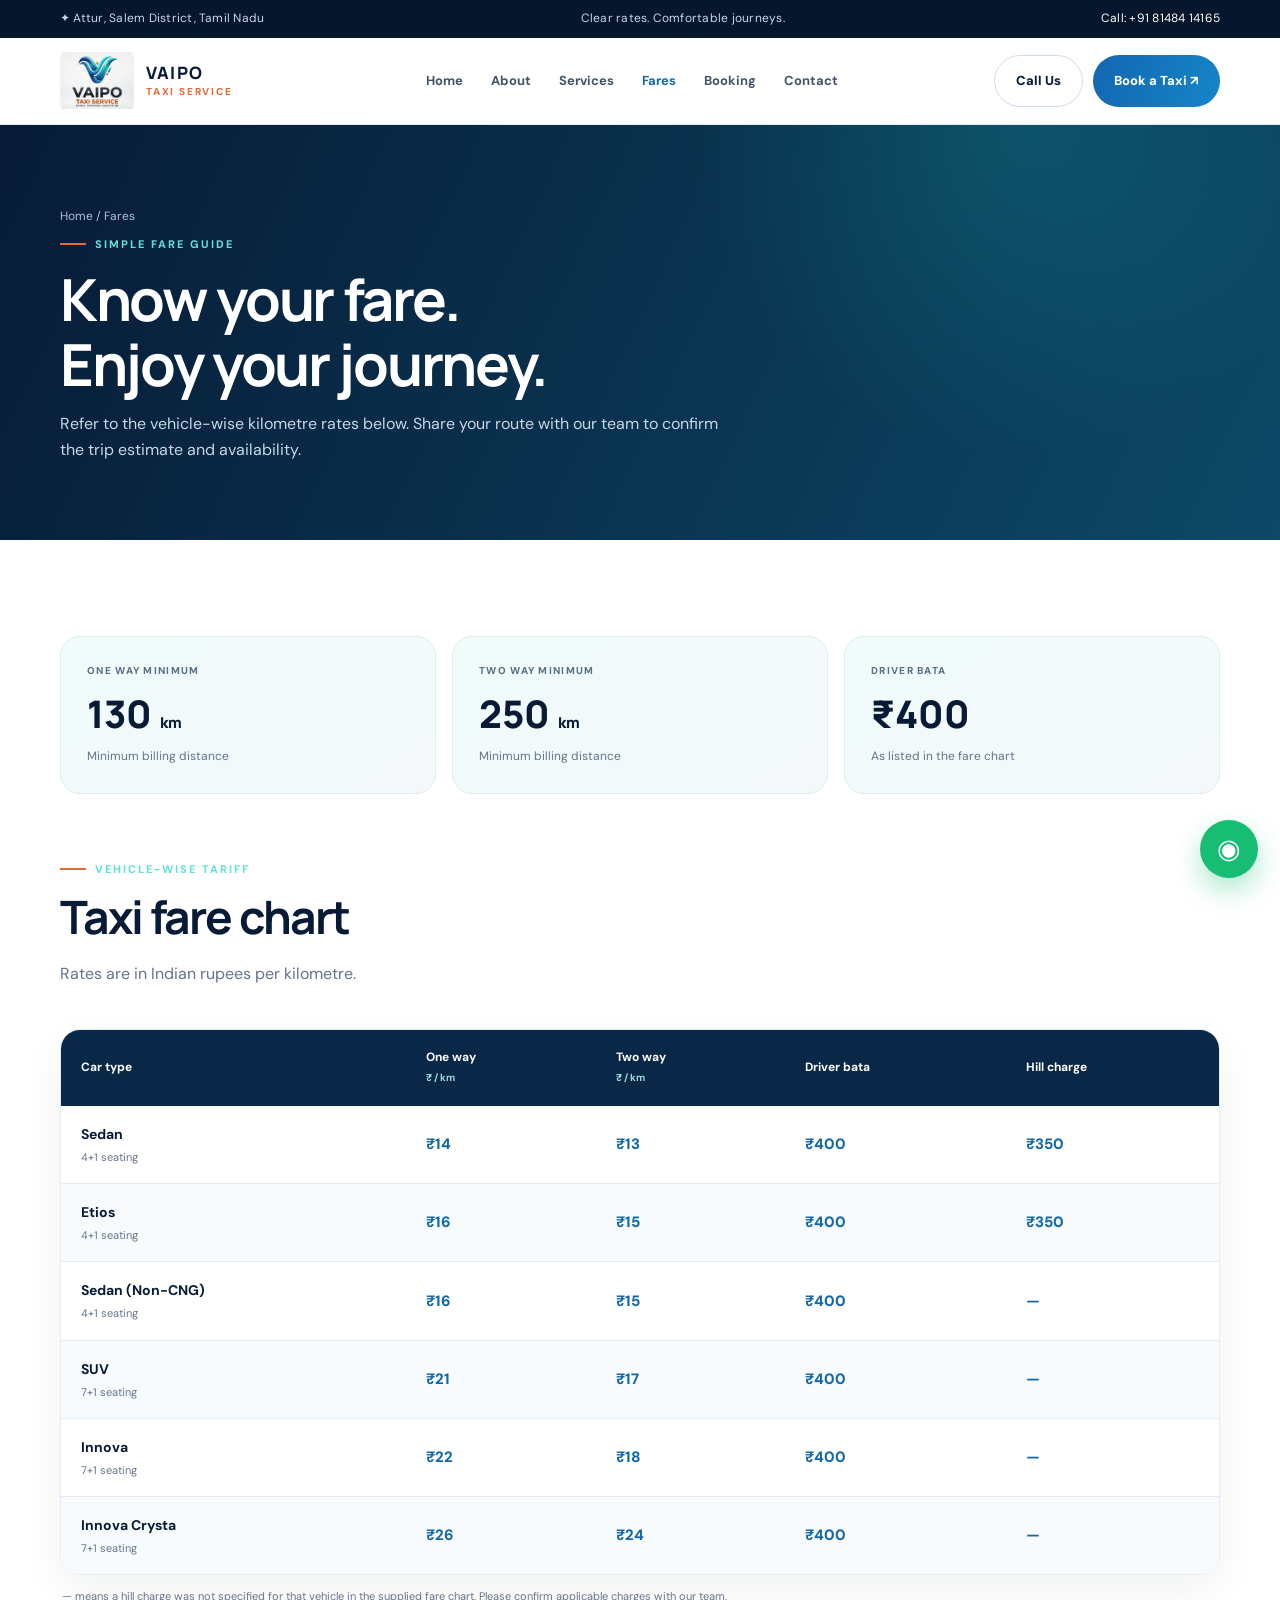
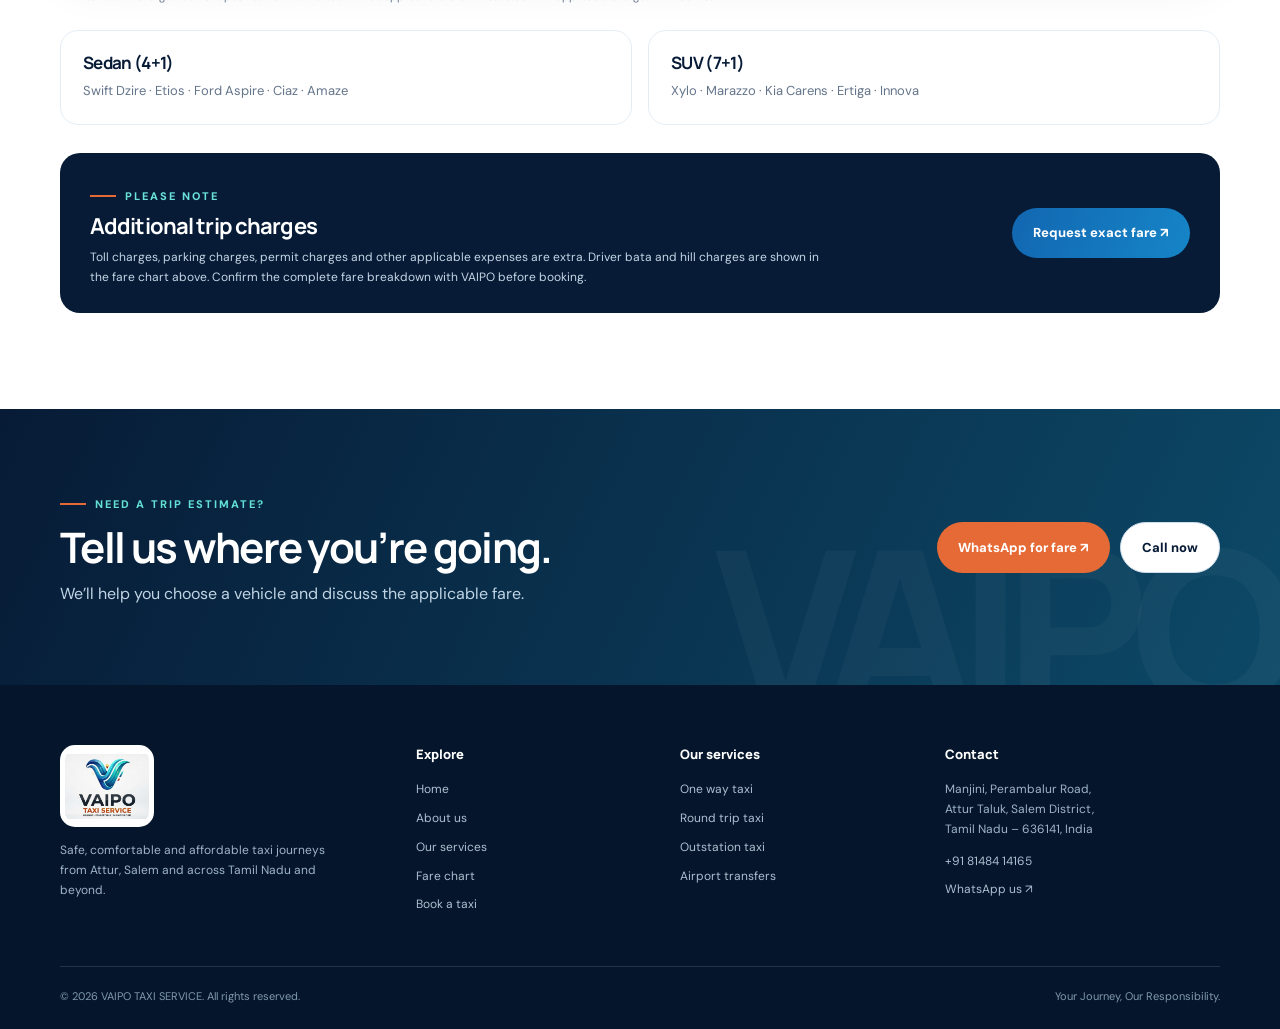
<file: fares.html>
<!doctype html><html lang="en"><head><meta charset="utf-8"><meta name="viewport" content="width=device-width,initial-scale=1"><meta name="description" content="VAIPO Taxi Service fare chart for one-way and two-way trips from Attur, Salem, Tamil Nadu."><title>Taxi Fares & Tariff | VAIPO TAXI SERVICE</title><link rel="icon" href="assets/vaipo-logo.jpg"><link rel="stylesheet" href="assets/style.css"></head><body>
<div class="topbar"><div class="container"><span>✦ Attur, Salem District, Tamil Nadu</span><span class="top-extra">Clear rates. Comfortable journeys.</span><a href="tel:+918148414165">Call: +91 81484 14165</a></div></div>
<header class="site-header"><div class="container nav"><a class="brand" href="index.html"><img src="assets/vaipo-logo.jpg" alt="VAIPO logo"><span><strong>VAIPO</strong><small>TAXI SERVICE</small></span></a><nav class="nav-links"><a href="index.html">Home</a><a href="about.html">About</a><a href="services.html">Services</a><a class="active" href="fares.html">Fares</a><a href="booking.html">Booking</a><a href="contact.html">Contact</a></nav><div class="nav-cta"><a class="btn btn-outline" href="tel:+918148414165">Call Us</a><a class="btn btn-primary" href="booking.html">Book a Taxi ↗</a></div><button class="menu-toggle" aria-label="Open navigation" aria-expanded="false">☰</button></div></header>
<main><section class="page-hero"><div class="container"><div class="crumb">Home / Fares</div><span class="eyebrow">Simple fare guide</span><h1>Know your fare.<br>Enjoy your journey.</h1><p>Refer to the vehicle-wise kilometre rates below. Share your route with our team to confirm the trip estimate and availability.</p></div></section>
<section class="section"><div class="container"><div class="fare-summary-grid"><article class="fare-summary reveal"><span>ONE WAY MINIMUM</span><strong>130 <small>km</small></strong><p>Minimum billing distance</p></article><article class="fare-summary reveal delay-1"><span>TWO WAY MINIMUM</span><strong>250 <small>km</small></strong><p>Minimum billing distance</p></article><article class="fare-summary reveal delay-2"><span>DRIVER BATA</span><strong>₹400</strong><p>As listed in the fare chart</p></article></div>
<div class="section-head reveal" style="margin-top:58px"><span class="eyebrow">Vehicle-wise tariff</span><h2>Taxi fare chart</h2><p>Rates are in Indian rupees per kilometre.</p></div><div class="table-wrap reveal"><table class="fare-table"><thead><tr><th>Car type</th><th>One way<br><small>₹ / km</small></th><th>Two way<br><small>₹ / km</small></th><th>Driver bata</th><th>Hill charge</th></tr></thead><tbody>
<tr><td><b>Sedan</b><small>4+1 seating</small></td><td>₹14</td><td>₹13</td><td>₹400</td><td>₹350</td></tr>
<tr><td><b>Etios</b><small>4+1 seating</small></td><td>₹16</td><td>₹15</td><td>₹400</td><td>₹350</td></tr>
<tr><td><b>Sedan (Non-CNG)</b><small>4+1 seating</small></td><td>₹16</td><td>₹15</td><td>₹400</td><td>—</td></tr>
<tr><td><b>SUV</b><small>7+1 seating</small></td><td>₹21</td><td>₹17</td><td>₹400</td><td>—</td></tr>
<tr><td><b>Innova</b><small>7+1 seating</small></td><td>₹22</td><td>₹18</td><td>₹400</td><td>—</td></tr>
<tr><td><b>Innova Crysta</b><small>7+1 seating</small></td><td>₹26</td><td>₹24</td><td>₹400</td><td>—</td></tr>
</tbody></table></div><p class="table-footnote">— means a hill charge was not specified for that vehicle in the supplied fare chart. Please confirm applicable charges with our team.</p>
<div class="vehicle-models reveal"><div><h3>Sedan (4+1)</h3><p>Swift Dzire · Etios · Ford Aspire · Ciaz · Amaze</p></div><div><h3>SUV (7+1)</h3><p>Xylo · Marazzo · Kia Carens · Ertiga · Innova</p></div></div>
<div class="charges-note reveal"><div><span class="eyebrow">Please note</span><h3>Additional trip charges</h3><p>Toll charges, parking charges, permit charges and other applicable expenses are extra. Driver bata and hill charges are shown in the fare chart above. Confirm the complete fare breakdown with VAIPO before booking.</p></div><a class="btn btn-primary" href="booking.html">Request exact fare ↗</a></div></div></section>
<section class="cta-section"><div class="container cta-inner"><div><span class="eyebrow">Need a trip estimate?</span><h2>Tell us where you’re going.</h2><p>We’ll help you choose a vehicle and discuss the applicable fare.</p></div><div class="cta-actions"><a class="btn btn-orange" href="https://wa.me/918148414165?text=Hello%20VAIPO%2C%20please%20share%20a%20taxi%20fare%20estimate.">WhatsApp for fare ↗</a><a class="btn btn-outline" href="tel:+918148414165">Call now</a></div></div></section></main>
<footer class="site-footer"><div class="container"><div class="footer-grid"><div class="footer-brand"><img src="assets/vaipo-logo.jpg" alt="VAIPO logo"><p>Safe, comfortable and affordable taxi journeys from Attur, Salem and across Tamil Nadu and beyond.</p></div><div class="footer-col"><h4>Explore</h4><a href="index.html">Home</a><a href="about.html">About us</a><a href="services.html">Our services</a><a href="fares.html">Fare chart</a><a href="booking.html">Book a taxi</a></div><div class="footer-col"><h4>Our services</h4><a href="services.html">One way taxi</a><a href="services.html">Round trip taxi</a><a href="services.html">Outstation taxi</a><a href="services.html">Airport transfers</a></div><div class="footer-col"><h4>Contact</h4><p>Manjini, Perambalur Road,<br>Attur Taluk, Salem District,<br>Tamil Nadu – 636141, India</p><a href="tel:+918148414165">+91 81484 14165</a><a href="https://wa.me/918148414165">WhatsApp us ↗</a></div></div><div class="footer-bottom"><span>© <span data-year>2026</span> VAIPO TAXI SERVICE. All rights reserved.</span><span>Your Journey, Our Responsibility.</span></div></div></footer><a class="floating-wa" href="https://wa.me/918148414165" aria-label="Chat on WhatsApp">◉</a><script src="assets/script.js"></script></body></html>
</file>
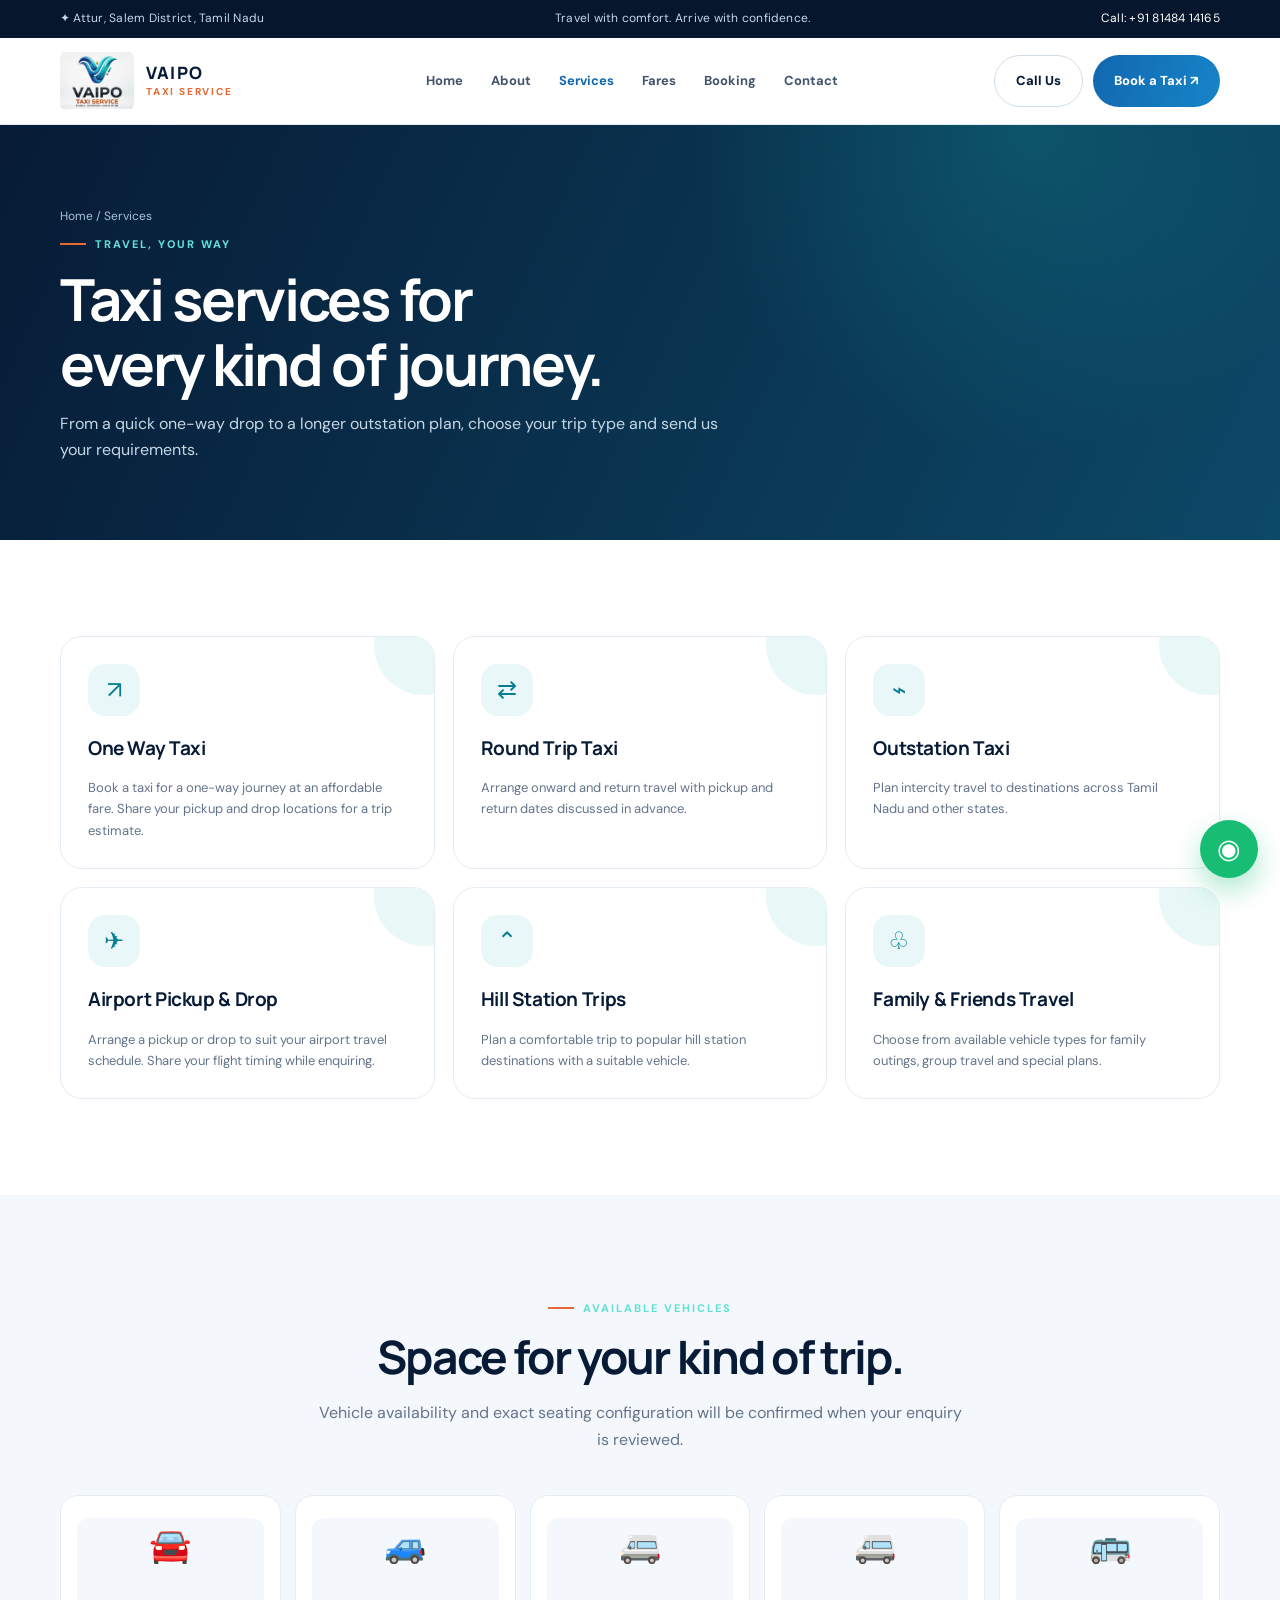
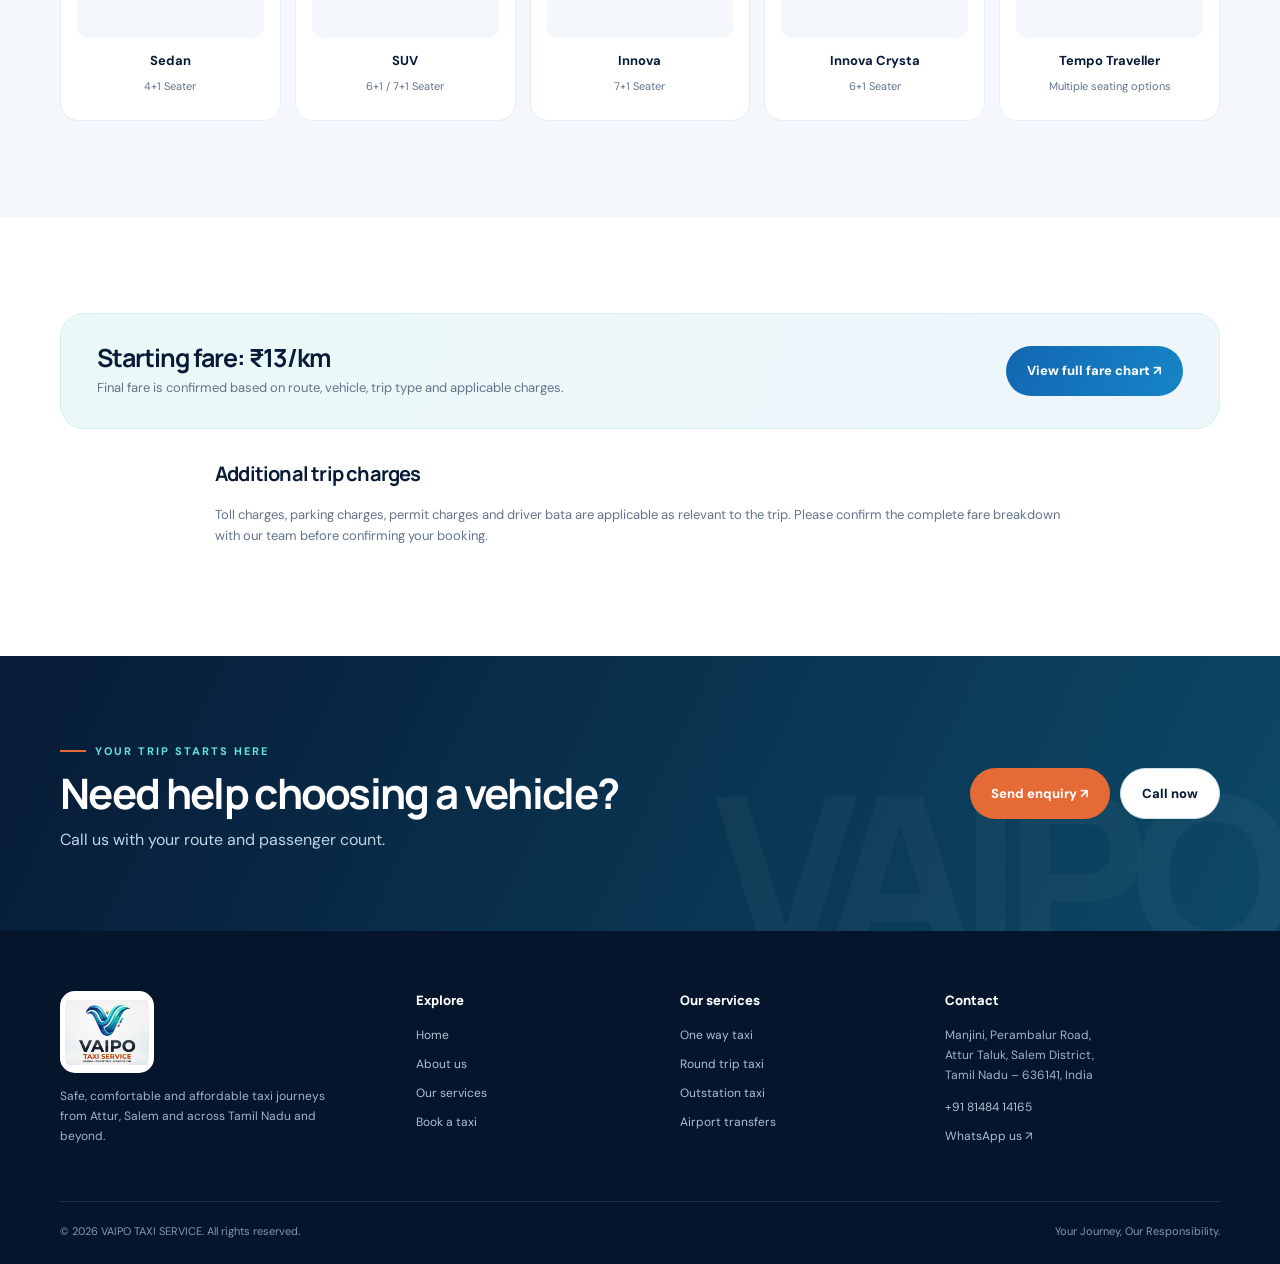
<file: services.html>
<!doctype html><html lang="en"><head><meta charset="utf-8"><meta name="viewport" content="width=device-width,initial-scale=1"><meta name="description" content="Explore VAIPO taxi services: one-way, round-trip, outstation, airport, hill station and group travel."><title>Taxi Services | VAIPO TAXI SERVICE</title><link rel="icon" href="assets/vaipo-logo.jpg"><link rel="stylesheet" href="assets/style.css"></head><body>
<div class="topbar"><div class="container"><span>✦ Attur, Salem District, Tamil Nadu</span><span class="top-extra">Travel with comfort. Arrive with confidence.</span><a href="tel:+918148414165">Call: +91 81484 14165</a></div></div><header class="site-header"><div class="container nav"><a class="brand" href="index.html"><img src="assets/vaipo-logo.jpg" alt="VAIPO logo"><span><strong>VAIPO</strong><small>TAXI SERVICE</small></span></a><nav class="nav-links"><a href="index.html">Home</a><a href="about.html">About</a><a class="active" href="services.html">Services</a><a href="fares.html">Fares</a><a href="booking.html">Booking</a><a href="contact.html">Contact</a></nav><div class="nav-cta"><a class="btn btn-outline" href="tel:+918148414165">Call Us</a><a class="btn btn-primary" href="booking.html">Book a Taxi ↗</a></div><button class="menu-toggle" aria-label="Open navigation" aria-expanded="false">☰</button></div></header>
<main><section class="page-hero"><div class="container"><div class="crumb">Home / Services</div><span class="eyebrow">Travel, your way</span><h1>Taxi services for<br>every kind of journey.</h1><p>From a quick one-way drop to a longer outstation plan, choose your trip type and send us your requirements.</p></div></section><section class="section"><div class="container"><div class="service-grid"><article class="service-card reveal"><div class="service-icon">↗</div><h3>One Way Taxi</h3><p>Book a taxi for a one-way journey at an affordable fare. Share your pickup and drop locations for a trip estimate.</p></article><article class="service-card reveal delay-1"><div class="service-icon">⇄</div><h3>Round Trip Taxi</h3><p>Arrange onward and return travel with pickup and return dates discussed in advance.</p></article><article class="service-card reveal delay-2"><div class="service-icon">⌁</div><h3>Outstation Taxi</h3><p>Plan intercity travel to destinations across Tamil Nadu and other states.</p></article><article class="service-card reveal"><div class="service-icon">✈</div><h3>Airport Pickup & Drop</h3><p>Arrange a pickup or drop to suit your airport travel schedule. Share your flight timing while enquiring.</p></article><article class="service-card reveal delay-1"><div class="service-icon">⌃</div><h3>Hill Station Trips</h3><p>Plan a comfortable trip to popular hill station destinations with a suitable vehicle.</p></article><article class="service-card reveal delay-2"><div class="service-icon">♧</div><h3>Family & Friends Travel</h3><p>Choose from available vehicle types for family outings, group travel and special plans.</p></article></div></div></section><section class="section section-soft"><div class="container"><div class="section-head center reveal"><span class="eyebrow">Available vehicles</span><h2>Space for your kind of trip.</h2><p>Vehicle availability and exact seating configuration will be confirmed when your enquiry is reviewed.</p></div><div class="vehicle-grid"><div class="vehicle"><div class="vicon">🚘</div><b>Sedan</b><small>4+1 Seater</small></div><div class="vehicle"><div class="vicon">🚙</div><b>SUV</b><small>6+1 / 7+1 Seater</small></div><div class="vehicle"><div class="vicon">🚐</div><b>Innova</b><small>7+1 Seater</small></div><div class="vehicle"><div class="vicon">🚐</div><b>Innova Crysta</b><small>6+1 Seater</small></div><div class="vehicle"><div class="vicon">🚌</div><b>Tempo Traveller</b><small>Multiple seating options</small></div></div></div></section><section class="section"><div class="container"><div class="fare-band"><div><h3>Starting fare: ₹13/km</h3><p>Final fare is confirmed based on route, vehicle, trip type and applicable charges.</p></div><a class="btn btn-primary" href="fares.html">View full fare chart ↗</a></div><div class="content-narrow" style="margin:34px auto 0"><h3 style="font-size:20px;color:var(--navy)">Additional trip charges</h3><p style="font-size:13px">Toll charges, parking charges, permit charges and driver bata are applicable as relevant to the trip. Please confirm the complete fare breakdown with our team before confirming your booking.</p></div></div></section><section class="cta-section"><div class="container cta-inner"><div><span class="eyebrow">Your trip starts here</span><h2>Need help choosing a vehicle?</h2><p>Call us with your route and passenger count.</p></div><div class="cta-actions"><a class="btn btn-orange" href="booking.html">Send enquiry ↗</a><a class="btn btn-outline" href="tel:+918148414165">Call now</a></div></div></section></main>
<footer class="site-footer"><div class="container"><div class="footer-grid"><div class="footer-brand"><img src="assets/vaipo-logo.jpg" alt="VAIPO logo"><p>Safe, comfortable and affordable taxi journeys from Attur, Salem and across Tamil Nadu and beyond.</p></div><div class="footer-col"><h4>Explore</h4><a href="index.html">Home</a><a href="about.html">About us</a><a href="services.html">Our services</a><a href="booking.html">Book a taxi</a></div><div class="footer-col"><h4>Our services</h4><a href="services.html">One way taxi</a><a href="services.html">Round trip taxi</a><a href="services.html">Outstation taxi</a><a href="services.html">Airport transfers</a></div><div class="footer-col"><h4>Contact</h4><p>Manjini, Perambalur Road,<br>Attur Taluk, Salem District,<br>Tamil Nadu – 636141, India</p><a href="tel:+918148414165">+91 81484 14165</a><a href="https://wa.me/918148414165">WhatsApp us ↗</a></div></div><div class="footer-bottom"><span>© <span data-year>2026</span> VAIPO TAXI SERVICE. All rights reserved.</span><span>Your Journey, Our Responsibility.</span></div></div></footer><a class="floating-wa" href="https://wa.me/918148414165" aria-label="Chat on WhatsApp">◉</a><script src="assets/script.js"></script></body></html>
</file>
<file: assets/style.css>
@import url('https://fonts.googleapis.com/css2?family=DM+Sans:wght@400;500;600;700;800&family=Manrope:wght@400;500;600;700;800&display=swap');
:root{--navy:#071b36;--navy2:#0b2a4a;--blue:#1267b1;--teal:#16b8b1;--cyan:#63e0d6;--orange:#e66a35;--ink:#132238;--muted:#64748b;--paper:#f4f8fc;--white:#fff;--line:#e4edf5;--shadow:0 22px 60px rgba(7,27,54,.12);--radius:24px}
*{box-sizing:border-box}html{scroll-behavior:smooth}body{margin:0;font-family:'DM Sans',sans-serif;color:var(--ink);background:#fff;line-height:1.65}a{color:inherit;text-decoration:none}img{max-width:100%;display:block}button,input,select,textarea{font:inherit}.container{width:min(1160px,calc(100% - 44px));margin:auto}.topbar{background:#06162c;color:#c7d7e8;font-size:12px;letter-spacing:.02em}.topbar .container{display:flex;justify-content:space-between;gap:20px;padding:9px 0}.topbar a{color:#fff}.site-header{position:sticky;top:0;z-index:50;background:rgba(255,255,255,.9);backdrop-filter:blur(16px);border-bottom:1px solid rgba(220,232,243,.8)}.nav{height:86px;display:flex;align-items:center;justify-content:space-between;gap:24px}.brand{display:flex;align-items:center;gap:12px;min-width:210px}.brand img{width:74px;height:66px;object-fit:contain;border-radius:12px}.brand strong{display:block;font:800 17px Manrope,sans-serif;letter-spacing:.07em;color:var(--navy)}.brand small{display:block;font-size:10px;font-weight:800;letter-spacing:.18em;color:var(--orange)}.nav-links{display:flex;align-items:center;gap:28px;font-size:13px;font-weight:700;color:#42546b}.nav-links a{transition:.2s}.nav-links a:hover,.nav-links a.active{color:var(--blue)}.nav-cta{display:flex;gap:10px}.btn{display:inline-flex;align-items:center;justify-content:center;gap:10px;padding:14px 21px;border:0;border-radius:999px;font-weight:800;font-size:13px;cursor:pointer;transition:transform .25s,box-shadow .25s,background .25s}.btn:hover{transform:translateY(-3px);box-shadow:0 12px 24px rgba(12,76,130,.18)}.btn-primary{background:linear-gradient(110deg,var(--blue),#1685c7);color:#fff}.btn-dark{background:var(--navy);color:#fff}.btn-outline{border:1px solid #cfdeeb;color:var(--navy);background:#fff}.btn-orange{background:var(--orange);color:#fff}.btn svg{width:17px;height:17px}.menu-toggle{display:none;background:none;border:0;color:var(--navy);font-size:27px}.hero{position:relative;overflow:hidden;background:radial-gradient(ellipse at 80% 15%,rgba(22,184,177,.24),transparent 30%),linear-gradient(120deg,#061a35 0%,#0a2d50 58%,#0e5973 100%);color:#fff;min-height:650px;display:flex;align-items:center}.hero:before{content:"";position:absolute;width:700px;height:700px;border:1px solid rgba(255,255,255,.09);border-radius:50%;right:-140px;top:-230px;box-shadow:0 0 0 70px rgba(255,255,255,.025),0 0 0 140px rgba(255,255,255,.02)}.hero:after{content:"";position:absolute;inset:0;background-image:linear-gradient(rgba(255,255,255,.025) 1px,transparent 1px),linear-gradient(90deg,rgba(255,255,255,.025) 1px,transparent 1px);background-size:54px 54px;mask-image:linear-gradient(90deg,black,transparent)}.hero-grid{position:relative;z-index:2;display:grid;grid-template-columns:1.05fr .95fr;align-items:center;gap:40px;padding:78px 0 90px}.eyebrow{display:inline-flex;align-items:center;gap:9px;font-size:11px;font-weight:800;letter-spacing:.18em;text-transform:uppercase;color:var(--cyan)}.eyebrow:before{content:"";width:26px;height:2px;background:var(--orange)}h1,h2,h3{font-family:Manrope,sans-serif;line-height:1.12;margin:0 0 18px;letter-spacing:-.04em}h1{font-size:clamp(42px,5.5vw,70px);max-width:650px;margin-top:20px}h1 span{color:#65e0d6}.hero-copy{max-width:560px;color:#c5d6e6;font-size:17px;line-height:1.8}.hero-actions{display:flex;gap:12px;flex-wrap:wrap;margin:30px 0}.hero-actions .btn-outline{background:rgba(255,255,255,.08);border-color:rgba(255,255,255,.3);color:white}.hero-proof{display:flex;gap:26px;flex-wrap:wrap;margin-top:30px;color:#d5e4f1;font-size:12px}.hero-proof span{display:flex;align-items:center;gap:8px}.tick{width:20px;height:20px;border-radius:50%;display:grid;place-items:center;background:rgba(99,224,214,.15);color:var(--cyan);font-weight:900}.hero-visual{position:relative;min-height:420px;display:grid;place-items:center}.hero-logo{position:absolute;top:4px;right:4px;width:124px;height:124px;object-fit:contain;border-radius:22px;background:#fff;padding:6px;box-shadow:0 18px 50px rgba(0,0,0,.2);transform:rotate(5deg);z-index:3}.road{position:absolute;width:440px;height:220px;border:2px dashed rgba(255,255,255,.22);border-radius:50%;transform:rotate(-19deg);animation:orbit 26s linear infinite}.road:before{content:"";position:absolute;inset:28px;border:1px solid rgba(99,224,214,.24);border-radius:50%}.car-scene{position:relative;width:min(100%,510px);filter:drop-shadow(0 32px 24px rgba(0,0,0,.32));animation:float 5s ease-in-out infinite}.car-scene svg{width:100%;overflow:visible}.float-card{position:absolute;left:0;bottom:20px;background:#fff;color:var(--navy);padding:15px 19px;border-radius:17px;box-shadow:var(--shadow);animation:float 4.5s ease-in-out infinite reverse}.float-card b{display:block;font:800 20px Manrope}.float-card small{color:var(--muted);font-size:11px}.price-pill{position:absolute;right:8px;bottom:30px;background:var(--orange);color:#fff;padding:13px 18px;border-radius:16px;transform:rotate(-4deg);box-shadow:0 15px 30px rgba(230,106,53,.28)}.price-pill small{display:block;font-size:10px;opacity:.85}.price-pill b{font:800 22px Manrope}.trust-strip{background:#fff;position:relative;z-index:4;margin-top:-32px}.trust-grid{display:grid;grid-template-columns:repeat(4,1fr);background:#fff;border:1px solid var(--line);border-radius:20px;box-shadow:var(--shadow);padding:22px}.trust-item{display:flex;align-items:center;gap:13px;padding:8px 20px;border-right:1px solid var(--line)}.trust-item:last-child{border:0}.trust-icon{width:43px;height:43px;display:grid;place-items:center;border-radius:14px;background:#e9f8f8;color:#078b94;font-size:20px}.trust-item b{display:block;font-size:13px}.trust-item small{color:var(--muted);font-size:11px}.section{padding:96px 0}.section-soft{background:var(--paper)}.section-head{max-width:650px;margin-bottom:42px}.section-head.center{text-align:center;margin-left:auto;margin-right:auto}.section-head h2{font-size:clamp(31px,4vw,46px);color:var(--navy);margin-top:13px}.section-head p{color:var(--muted);margin:0}.service-grid{display:grid;grid-template-columns:repeat(3,1fr);gap:18px}.service-card{background:#fff;border:1px solid var(--line);border-radius:22px;padding:27px;transition:.3s;position:relative;overflow:hidden}.service-card:hover{transform:translateY(-7px);box-shadow:var(--shadow);border-color:#b8e8e5}.service-card:after{content:"";position:absolute;width:100px;height:100px;border-radius:50%;background:#e8f8f7;right:-40px;top:-42px;transition:.3s}.service-card:hover:after{transform:scale(1.5)}.service-icon{width:52px;height:52px;border-radius:17px;display:grid;place-items:center;background:#e9f7f8;color:#087d92;font-size:24px;margin-bottom:22px;position:relative;z-index:1}.service-card h3{font-size:19px;color:var(--navy);letter-spacing:-.02em}.service-card p{font-size:13px;color:var(--muted);margin:0}.text-link{display:inline-flex;gap:8px;align-items:center;margin-top:20px;color:var(--blue);font-size:12px;font-weight:800}.split{display:grid;grid-template-columns:1fr 1fr;gap:64px;align-items:center}.visual-panel{background:linear-gradient(145deg,#0b2b4d,#0c6677);border-radius:30px;min-height:420px;position:relative;overflow:hidden;padding:35px;color:#fff}.visual-panel:before,.visual-panel:after{content:"";position:absolute;border:1px solid rgba(255,255,255,.15);border-radius:50%;width:370px;height:370px;right:-70px;top:-80px}.visual-panel:after{width:260px;height:260px;right:-15px;top:-25px}.visual-panel img{position:absolute;width:155px;height:155px;object-fit:contain;background:#fff;border-radius:24px;padding:8px;top:35px;left:35px;z-index:1}.panel-copy{position:absolute;bottom:34px;left:35px;right:35px;z-index:1}.panel-copy b{display:block;font:800 30px Manrope;max-width:330px}.panel-copy span{color:#b9e6e6;font-size:12px;letter-spacing:.14em;text-transform:uppercase}.feature-list{display:grid;gap:17px;margin:28px 0}.feature{display:flex;gap:14px}.feature .tick{flex:0 0 23px;background:#e6f8f5;color:#078b83}.feature b{display:block;color:var(--navy);font-size:14px}.feature p{margin:2px 0 0;color:var(--muted);font-size:12px}.fare-band{background:linear-gradient(110deg,#eaf9f8,#eef5fb);border:1px solid #d8efee;border-radius:24px;padding:30px 36px;display:flex;align-items:center;justify-content:space-between;gap:24px}.fare-band h3{font-size:25px;color:var(--navy);margin-bottom:5px}.fare-band p{margin:0;color:var(--muted);font-size:13px}.fare{font:800 38px Manrope;color:var(--blue);white-space:nowrap}.fare small{display:block;font:600 11px 'DM Sans';color:var(--muted);text-align:right}.vehicle-grid{display:grid;grid-template-columns:repeat(5,1fr);gap:14px}.vehicle{border:1px solid var(--line);border-radius:18px;padding:22px 16px;background:#fff;text-align:center}.vehicle .vicon{font-size:34px;margin-bottom:12px}.vehicle b{display:block;font-size:13px;color:var(--navy)}.vehicle small{font-size:11px;color:var(--muted)}.cta-section{padding:78px 0;background:linear-gradient(115deg,#071b36,#0c4967);color:#fff;position:relative;overflow:hidden}.cta-section:after{content:"VAIPO";position:absolute;right:0;bottom:-90px;font:900 220px Manrope;color:rgba(255,255,255,.035);letter-spacing:-.08em}.cta-inner{position:relative;z-index:1;display:flex;align-items:center;justify-content:space-between;gap:25px}.cta-inner h2{font-size:clamp(30px,4vw,42px);margin:10px 0}.cta-inner p{color:#c0d4e4;margin:0}.cta-actions{display:flex;gap:10px;flex-wrap:wrap}.page-hero{padding:82px 0 76px;background:radial-gradient(circle at 80% 0%,rgba(22,184,177,.2),transparent 30%),linear-gradient(115deg,#071b36,#0c4967);color:#fff}.page-hero h1{font-size:clamp(38px,5vw,58px);margin:14px 0}.page-hero p{color:#c6d7e6;max-width:660px;margin:0}.crumb{font-size:12px;color:#a9c4d8}.content-narrow{max-width:850px}.content-narrow p{color:var(--muted)}.mission-grid{display:grid;grid-template-columns:repeat(3,1fr);gap:18px}.mission{padding:27px;border-radius:20px;background:#fff;border:1px solid var(--line)}.mission h3{font-size:19px;color:var(--navy)}.mission p{font-size:13px;color:var(--muted);margin:0}.steps{display:grid;grid-template-columns:repeat(5,1fr);gap:12px;counter-reset:step}.step{padding:21px;border-radius:18px;background:#fff;border:1px solid var(--line);counter-increment:step}.step:before{content:"0" counter(step);display:block;font:800 24px Manrope;color:var(--teal);margin-bottom:15px}.step b{font-size:13px;display:block}.step p{font-size:11px;color:var(--muted);margin:6px 0 0}.form-wrap{display:grid;grid-template-columns:.75fr 1.25fr;gap:30px;align-items:start}.form-aside{background:linear-gradient(145deg,#071b36,#0c5a72);border-radius:24px;padding:30px;color:#fff;position:sticky;top:120px}.form-aside h2{font-size:27px}.form-aside p{font-size:13px;color:#c4d9e8}.form-aside .contact-line{border-top:1px solid rgba(255,255,255,.16);padding-top:18px;margin-top:20px;font-size:13px}.booking-form{background:#fff;border:1px solid var(--line);border-radius:24px;padding:32px;box-shadow:0 15px 45px rgba(7,27,54,.06)}.form-grid{display:grid;grid-template-columns:1fr 1fr;gap:18px}.field.full{grid-column:1/-1}.field label{display:block;font-size:12px;font-weight:800;color:var(--navy);margin-bottom:7px}.field input,.field select,.field textarea{width:100%;padding:13px 14px;border:1px solid #dce6ef;border-radius:12px;outline:none;background:#fbfdff;color:var(--ink);font-size:13px;transition:.2s}.field input:focus,.field select:focus,.field textarea:focus{border-color:var(--teal);box-shadow:0 0 0 3px rgba(22,184,177,.12)}.field textarea{min-height:95px;resize:vertical}.form-note{font-size:11px;color:var(--muted);margin:13px 0 18px}.contact-grid{display:grid;grid-template-columns:repeat(3,1fr);gap:16px}.contact-card{border:1px solid var(--line);border-radius:20px;padding:24px}.contact-card .service-icon{margin-bottom:15px}.contact-card h3{font-size:17px}.contact-card p{font-size:13px;color:var(--muted);margin:0}.contact-card a{color:var(--blue);font-weight:800;font-size:13px}.service-area{padding:28px;border-radius:22px;background:var(--paper);margin-top:30px}.area-tags{display:flex;flex-wrap:wrap;gap:9px;margin-top:17px}.area-tags span{background:#fff;border:1px solid var(--line);padding:8px 13px;border-radius:999px;font-size:12px;color:#43566d}.map-link{display:inline-flex;margin-top:18px;color:var(--blue);font-weight:800;font-size:13px}.site-footer{background:#05162c;color:#d2dfeb;padding:60px 0 24px}.footer-grid{display:grid;grid-template-columns:1.4fr 1fr 1fr 1.2fr;gap:35px}.footer-brand img{width:94px;height:82px;object-fit:contain;background:#fff;border-radius:15px;padding:5px;margin-bottom:14px}.footer-brand p,.footer-col p{font-size:12px;color:#9fb4c7;max-width:280px}.footer-col h4{font:800 13px Manrope;color:#fff;margin:0 0 17px}.footer-col a{display:block;font-size:12px;color:#aebfd0;margin:9px 0}.footer-col a:hover{color:var(--cyan)}.footer-bottom{border-top:1px solid rgba(255,255,255,.12);margin-top:42px;padding-top:20px;display:flex;justify-content:space-between;gap:15px;color:#8199af;font-size:11px}.floating-wa{position:fixed;right:22px;bottom:22px;z-index:40;width:58px;height:58px;border-radius:50%;display:grid;place-items:center;background:#16bd72;color:#fff;box-shadow:0 12px 28px rgba(22,189,114,.35);font-size:27px;transition:.25s}.floating-wa:hover{transform:translateY(-5px) scale(1.04)}.reveal{opacity:0;transform:translateY(22px);transition:opacity .7s ease,transform .7s ease}.reveal.visible{opacity:1;transform:none}.delay-1{transition-delay:.1s}.delay-2{transition-delay:.2s}.delay-3{transition-delay:.3s}@keyframes float{0%,100%{transform:translateY(0)}50%{transform:translateY(-13px)}}@keyframes orbit{to{transform:rotate(341deg)}}@media(max-width:950px){.nav-links{gap:16px}.nav-cta .btn{padding:12px 15px}.hero-grid{grid-template-columns:1fr 1fr}.vehicle-grid{grid-template-columns:repeat(3,1fr)}.footer-grid{grid-template-columns:1fr 1fr}.steps{grid-template-columns:repeat(3,1fr)}}@media(max-width:760px){.container{width:min(100% - 32px,600px)}.topbar .container{justify-content:center}.topbar .top-extra{display:none}.nav{height:72px}.brand{min-width:0}.brand img{width:58px;height:54px}.brand strong{font-size:14px}.brand small{font-size:8px}.menu-toggle{display:block}.nav-links{display:none;position:absolute;top:72px;left:0;right:0;background:#fff;padding:18px 24px 24px;box-shadow:0 20px 30px rgba(7,27,54,.12);flex-direction:column;align-items:stretch;gap:0}.nav-links.open{display:flex}.nav-links a{padding:12px 0;border-bottom:1px solid var(--line)}.nav-cta .btn-outline{display:none}.nav-cta .btn{padding:11px 14px;font-size:11px}.hero{min-height:0}.hero-grid{grid-template-columns:1fr;padding:65px 0 75px;gap:5px}.hero h1{font-size:clamp(42px,12vw,58px)}.hero-copy{font-size:15px}.hero-visual{min-height:330px;margin-top:12px}.hero-logo{width:90px;height:90px}.road{width:330px;height:180px}.float-card{left:0;bottom:4px;padding:11px 14px}.price-pill{right:0;bottom:10px;padding:10px 13px}.trust-grid{grid-template-columns:1fr 1fr;padding:12px}.trust-item{padding:12px 8px;border-right:0}.trust-item:nth-child(odd){border-right:1px solid var(--line)}.trust-item:nth-child(-n+2){border-bottom:1px solid var(--line)}.trust-icon{width:36px;height:36px;font-size:17px}.trust-item b{font-size:11px}.trust-item small{font-size:10px}.section{padding:70px 0}.service-grid{grid-template-columns:1fr 1fr}.service-card{padding:20px}.service-card h3{font-size:16px}.service-card p{font-size:12px}.split,.form-wrap{grid-template-columns:1fr;gap:28px}.visual-panel{min-height:340px}.fare-band{align-items:flex-start;flex-direction:column;padding:25px}.fare small{text-align:left}.vehicle-grid{grid-template-columns:1fr 1fr}.mission-grid{grid-template-columns:1fr}.steps{grid-template-columns:1fr 1fr}.form-aside{position:static}.booking-form{padding:22px}.form-grid{grid-template-columns:1fr}.field.full{grid-column:auto}.contact-grid{grid-template-columns:1fr}.cta-inner{align-items:flex-start;flex-direction:column}.footer-grid{grid-template-columns:1fr 1fr;gap:25px}.footer-brand{grid-column:1/-1}.footer-bottom{flex-direction:column}.page-hero{padding:65px 0}.page-hero h1{font-size:42px}}@media(max-width:420px){.nav-cta .btn{padding:10px 11px}.service-grid{grid-template-columns:1fr}.steps{grid-template-columns:1fr 1fr}.hero-actions .btn{width:100%}.footer-grid{grid-template-columns:1fr}.footer-brand{grid-column:auto}}
@media(prefers-reduced-motion:reduce){*,*:before,*:after{scroll-behavior:auto!important;animation-duration:.01ms!important;transition-duration:.01ms!important}.reveal{opacity:1;transform:none}}

/* Road-trip photography and tariff presentation */
.roadtrip-banner{height:440px;position:relative;overflow:hidden;background:#071b36}.roadtrip-banner>img{width:100%;height:100%;object-fit:cover;object-position:center 55%;filter:saturate(.95)}.roadtrip-banner:after{content:"";position:absolute;inset:0;background:linear-gradient(90deg,rgba(4,20,40,.88),rgba(4,20,40,.48) 48%,rgba(4,20,40,.02))}.roadtrip-overlay{position:absolute;z-index:1;left:max(calc((100% - 1160px)/2),32px);top:50%;transform:translateY(-50%);color:#fff;max-width:520px}.roadtrip-overlay h2{font-size:clamp(34px,4.5vw,54px);margin:15px 0}.roadtrip-overlay p{color:#d3e1eb;margin:0 0 23px}.fare-summary-grid{display:grid;grid-template-columns:repeat(3,1fr);gap:16px}.fare-summary{padding:26px;border-radius:20px;background:linear-gradient(145deg,#f0fbfa,#f4f8fc);border:1px solid #dcefed}.fare-summary span{display:block;color:#587084;font-size:10px;font-weight:800;letter-spacing:.13em}.fare-summary strong{display:block;font:800 38px Manrope;color:var(--navy);margin:8px 0}.fare-summary strong small{font-size:15px}.fare-summary p{margin:0;color:var(--muted);font-size:12px}.table-wrap{overflow-x:auto;border:1px solid var(--line);border-radius:20px;box-shadow:0 14px 40px rgba(7,27,54,.06)}.fare-table{width:100%;border-collapse:collapse;min-width:690px;background:#fff}.fare-table th{background:#092747;color:#fff;text-align:left;padding:18px 20px;font-size:12px}.fare-table th small{font-size:10px;color:#9edbd9}.fare-table td{padding:17px 20px;border-bottom:1px solid var(--line);font-size:15px;color:#1b3854}.fare-table tr:last-child td{border-bottom:0}.fare-table tbody tr:nth-child(even){background:#f7fbfd}.fare-table td:first-child b,.fare-table td:first-child small{display:block}.fare-table td:first-child b{color:var(--navy);font-size:14px}.fare-table td:first-child small{font-size:11px;color:var(--muted);margin-top:2px}.fare-table td:not(:first-child){font-weight:800;color:#1267a8}.table-footnote{font-size:11px;color:var(--muted);margin:12px 2px 0}.vehicle-models{display:grid;grid-template-columns:1fr 1fr;gap:16px;margin-top:25px}.vehicle-models>div{border:1px solid var(--line);border-radius:18px;padding:22px;background:#fff}.vehicle-models h3{font-size:17px;color:var(--navy);margin-bottom:8px}.vehicle-models p{font-size:13px;color:var(--muted);margin:0}.charges-note{margin-top:28px;padding:26px 30px;border-radius:20px;background:#071b36;color:#fff;display:flex;align-items:center;justify-content:space-between;gap:22px}.charges-note h3{font-size:22px;margin:9px 0}.charges-note p{font-size:12px;color:#c4d6e5;max-width:730px;margin:0}.charges-note .eyebrow{color:#6be2d8}
@media(max-width:760px){.roadtrip-banner{height:390px}.roadtrip-banner>img{object-position:58% center}.roadtrip-overlay{left:22px;right:22px}.fare-summary-grid{grid-template-columns:1fr}.vehicle-models{grid-template-columns:1fr}.charges-note{align-items:flex-start;flex-direction:column}.fare-table th,.fare-table td{padding:14px}}

.vehicle .vicon{width:100%;height:120px;margin-bottom:12px;border-radius:12px;overflow:hidden;background:var(--paper)}
.vehicle .vicon img{width:100%;height:100%;object-fit:cover}
.floating-wa{padding:0;overflow:hidden}
.floating-wa img{width:100%;height:100%;object-fit:cover}
</file>
